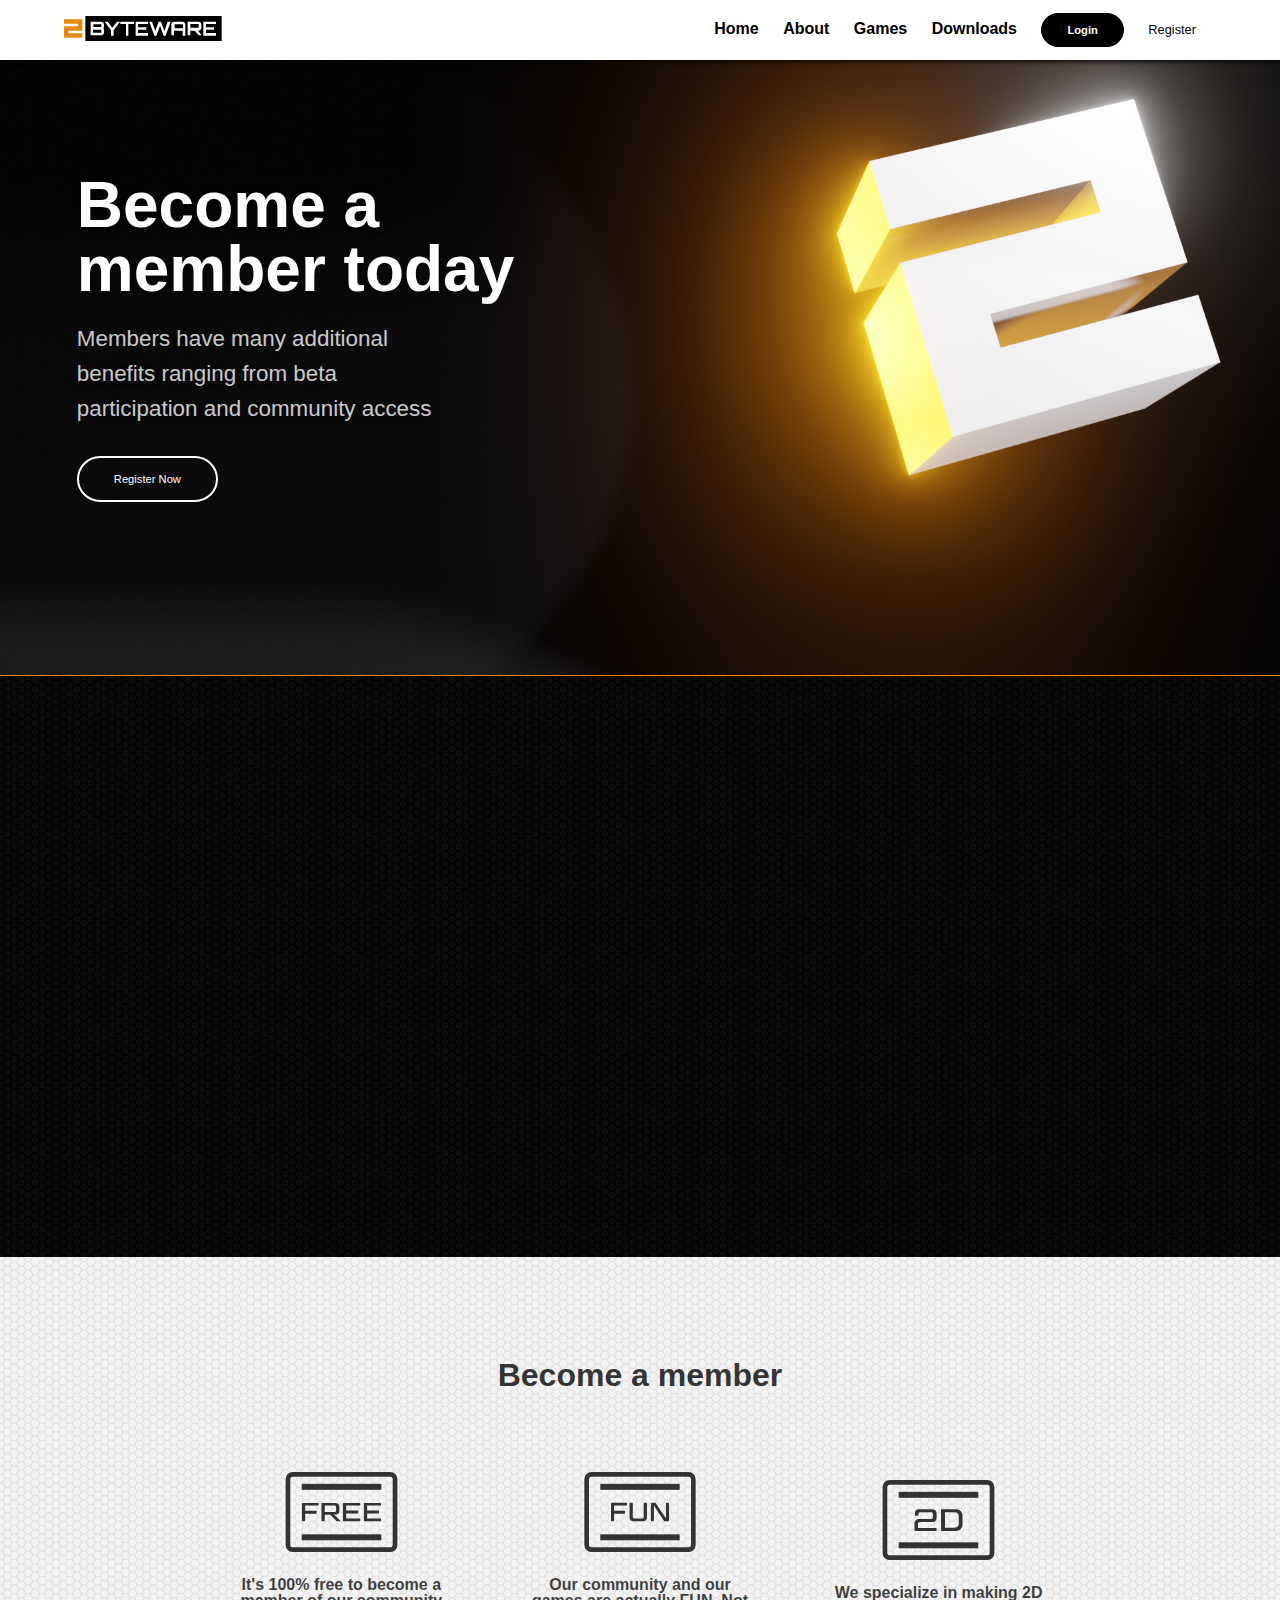
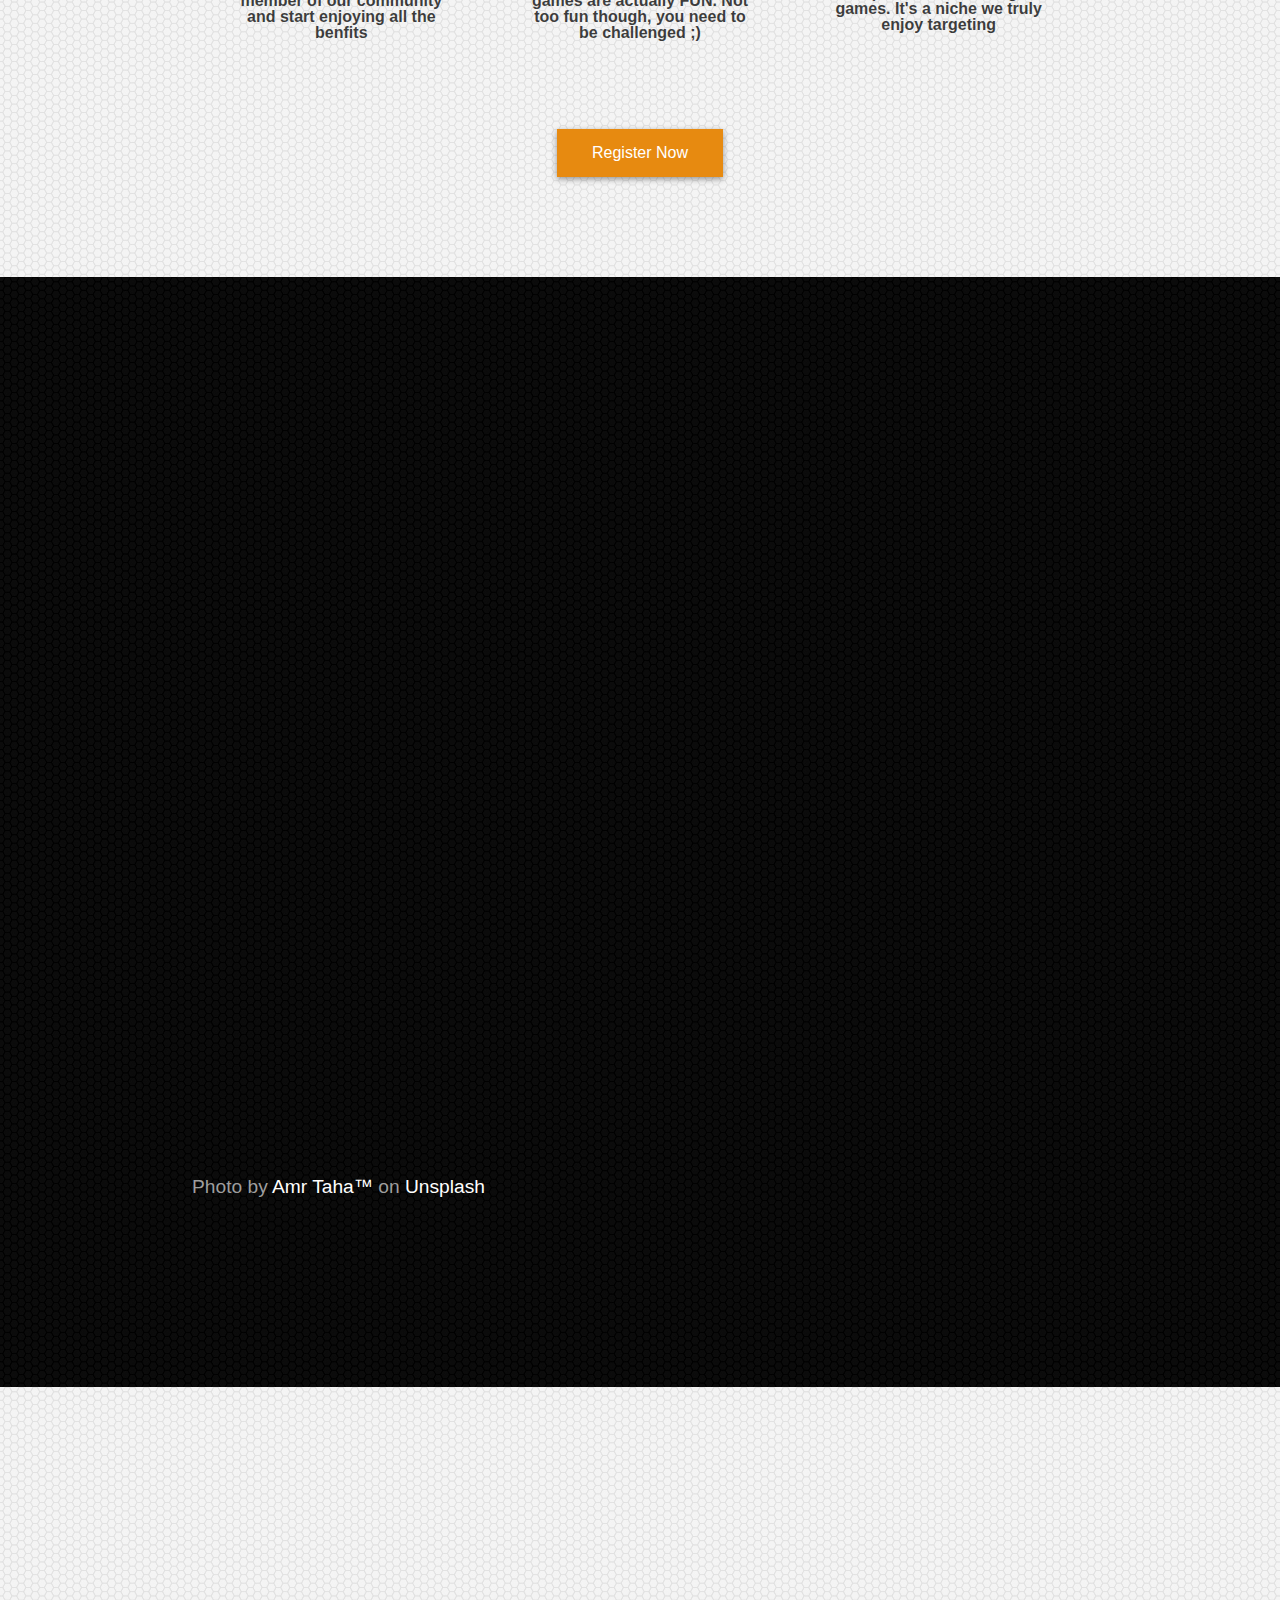
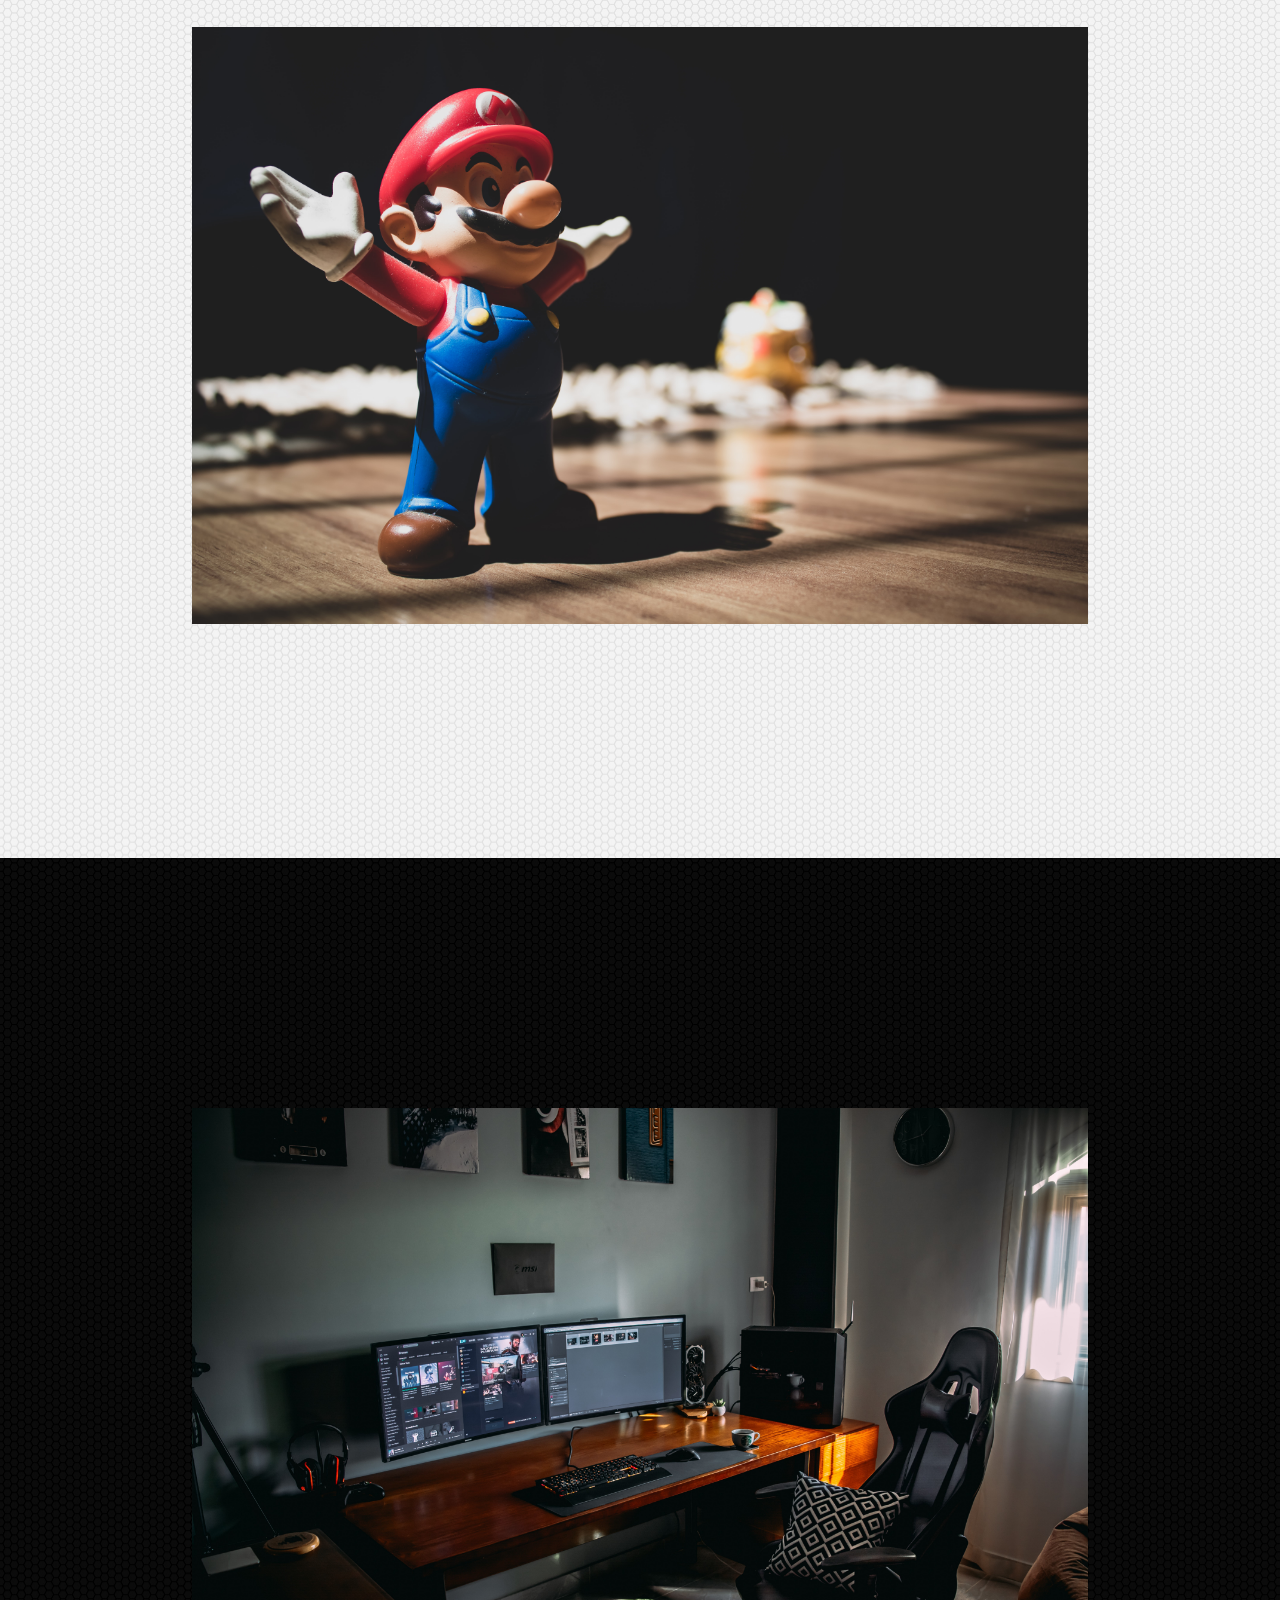
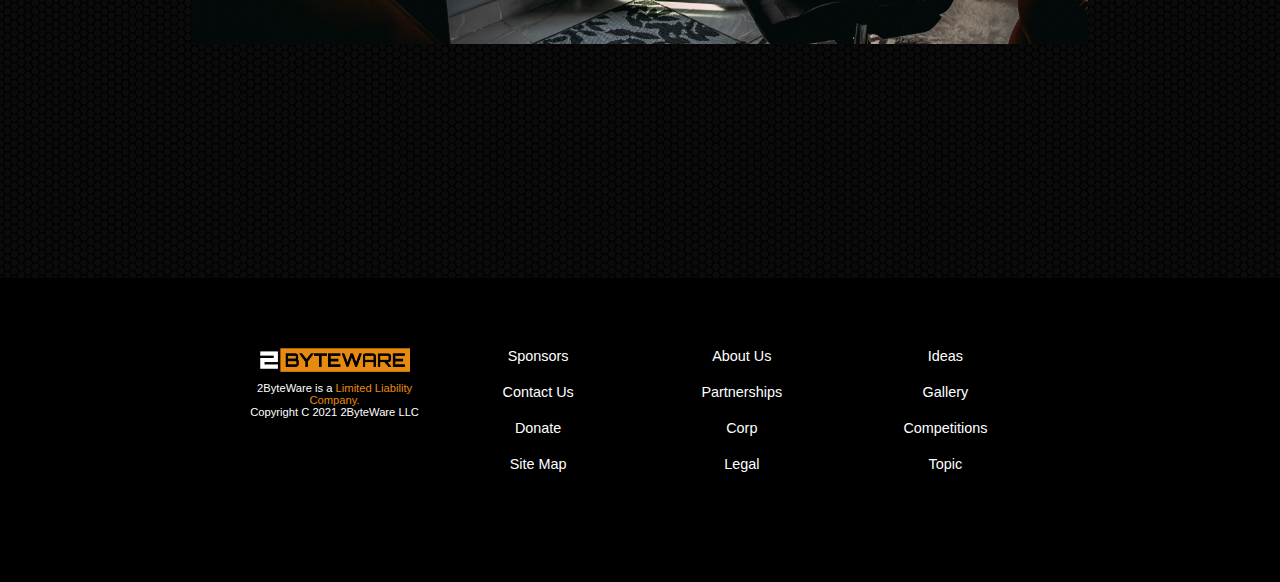
<file: views/index.html>
<!DOCTYPE html>
<html lang="en">

<head>
    <meta charset="UTF-8">
    <meta name="viewport" section="width=device-width, initial-scale=1.0">
    <link rel="stylesheet" type="text/css" href="../stylesheets/main.css">
    <!-- GOOGLE FONTS -->
    <link rel="preconnect" href="https://fonts.gstatic.com">
    <link href="https://fonts.googleapis.com/css2?family=Roboto:ital,wght@0,100;0,300;0,400;0,500;0,700;0,900;1,100;1,300;1,400;1,500;1,700;1,900&display=swap" rel="preload">

    <!-- <link rel="stylesheet" href="https://cdnjs.cloudflare.com/ajax/libs/animate.css/4.1.1/animate.min.css" /> -->
    <link rel="preload" href="../images/mobile/slide1.jpg" as="image">
    <meta name="viewport" content="width=device-width, initial-scale=1.0">

    <title>2ByteWare</title>
</head>

<body>
    <main>
        <nav>
            <div class="mobile-menu animate__animated animate__slideInDown" id="mobile-menu">
                <ul>
                    <li>
                        <a href="javascript:void(0)" id="mobile-home">Home</a>
                        <a href="javascript:void(0)" id="mobile-about">About</a>
                        <a href="javascript:void(0)" id="mobile-games">Games</a>
                        <a href="javascript:void(0)" id="mobile-downloads">Downloads</a>
                        <a href="javascript:void(0)" id="mobile-git">GitHub</a>
                    </li>
                </ul>
            </div>
            <div class="mobile-nav">
                <div>
                    <a href="javascript:void(0)" id="mobile-logo-link"><span id="two-byte-logo-mobile-nav"></span></a>
                </div>
                <div>
                    <a href="javascript:void(0)" id="mobile-menu-link"><span id="hamburger-menu-icon"></span></a>
                </div>

            </div>
            <div class="desktop-nav">
                <div>
                    <a href="javascript:void(0)" id="two-byte-logo-nav"><span id="two-byte-logo-mobile-nav"></span></a>
                </div>
                <div>
                    <ul>
                        <li><a href="javascript:void(0)" id="desktop-home">Home</a></li>
                        <li><a href="javascript:void(0)" id="desktop-about">About</a></li>
                        <li><a href="javascript:void(0)" id="desktop-games">Games</a></li>
                        <li><a href="javascript:void(0)" id="desktop-downloads">Downloads</a></li>
                        <li><a href="javascript:void(0)" id="desktop-login" class="login-btn">Login</a></li>
                        <li><a href="javascript:void(0)" id="desktop-register" class="register-link">Register</a></li>
                    </ul>
                </div>
            </div>
        </nav>
        <header>
            <div id="slide-1" class="headerSlides">
            </div>
            <div id="slide-2" class="headerSlides">
            </div>
            <div id="slide-3" class="headerSlides">
            </div>
        </header>
        <!-- CALL TO ACTION SECTION !!INFORMATIVE!! -->
        <section>
            <div class="fadeIn call-to-action">
                <h1 class="fadeIn">Leading producer of <span class="white">quality </span> multi-platform games</h1>
                <p class="fadeIn">In todays world, there's no reason we all can't share the same experiences across all paltforms. 2Byte aims to bridge the gap.There are no limitations for what the future can hold and we want to be the first. We will deliver finished,
                    quality products in a timeley manner.</p>
                <a href="javascript:void(0)" class="btn-style-two fadeIn">Learn More</a>
            </div>
        </section>
        <!-- 3 COLUMN  CARDS -->
        <section>
            <div class="cards">
                <h1 class="smaller">Become a member</h1>
                <div class="info-cards">
                    <div>
                        <img src="../images/Asset 9.svg" alt="asset1" class="info-icon">
                        <p>
                            It's 100% free to become a member of our community and start enjoying all the benfits
                        </p>
                    </div>
                    <div><img src="../images/Asset 10.svg" alt="asset1" class="info-icon">
                        <p>
                            Our community and our games are actually FUN. Not too fun though, you need to be challenged ;)
                        </p>
                    </div>
                    <div><img src="../images/Asset 11.svg" alt="asset1" class="info-icon">
                        <p>
                            We specialize in making 2D games. It's a niche we truly enjoy targeting
                        </p>

                    </div>
                </div>
                <a href="javascript:void(0)" class="btn-style-three">Register Now</a>
            </div>
        </section>
        <!-- THUMB SLIDER -->
        <section>
            <div class="content-wrapper">
                <h1 class="fadeIn">Something for Everyone</h1>
                <div class="image-slider">
                    <div class="image-w-text-overlay fadeIn" id="thumb-slide-1">
                    </div>
                    <div class="image-w-text-overlay fadeIn" id="thumb-slide-2">
                    </div>
                    <div class="image-w-text-overlay fadeIn" id="thumb-slide-3">
                    </div>
                </div>
                <p>
                    Photo by <a href="https://unsplash.com/@amr_taha?utm_source=unsplash&utm_medium=referral&utm_content=creditCopyText">Amr Taha™</a> on <a href="https://unsplash.com/s/photos/pc-gaming?utm_source=unsplash&utm_medium=referral&utm_content=creditCopyText">Unsplash</a>
                </p>
                <p class="fadeIn">Lorem ipsum dolor sit amet consectetur adipisicing elit. A quod obcaecati fugit ipsa, delectus repellat sapiente voluptatem voluptatibus. Quidem, suscipit?</p>
            </div>
        </section>
        <section>
            <div class="content-wrapper">
                <h1 class="fadeIn">Latest Projects</h1>
                <h2 class="fadeIn">Impulse Studios</h2>
                <img src="../images/mobile/latestProject.jpg" alt="deleteMe">
                <p class="fadeIn">Lorem ipsum dolor sit amet consectetur adipisicing elit. Temporibus porro nesciunt nihil sed laborum laboriosam omnis numquam voluptas exercitationem itaque error, atque, qui aperiam culpa esse officiis dolorum!</p>
            </div>
        </section>
        <section>
            <div class="content-wrapper">
                <h1 class="fadeIn">Setup Competition</h1>
                <h2 class="fadeIn">Impulse Studios</h2>
                <img src="../images/mobile/setup.jpg" alt="deleteMe">
                <p class="fadeIn">Lorem ipsum dolor sit amet consectetur adipisicing elit. Temporibus porro nesciunt nihil sed laborum laboriosam omnis numquam voluptas exercitationem itaque error, atque, qui aperiam culpa esse officiis dolorum!</p>
            </div>
        </section>

        <footer>
            <div class="three-columns-footer">
                <div>
                    <img src="../images/mobile/2byte_1.png" alt="2bytefooter" class="footer-logo">
                    <p class="note">2ByteWare is a <a href="javascript:void(0)">Limited Liability Company.</a><br /> Copyright C 2021 2ByteWare LLC </p>
                </div>
                <div>
                    <ul>
                        <li><a href="javscript:void(0)">Sponsors</a></li>
                        <li><a href="javscript:void(0)">Contact Us</a></li>
                        <li><a href="javscript:void(0)">Donate</a></li>
                        <li><a href="javscript:void(0)">Site Map</a></li>
                    </ul>
                </div>
                <div>
                    <ul>
                        <li><a href="javscript:void(0)">About Us</a></li>
                        <li><a href="javscript:void(0)">Partnerships</a></li>
                        <li><a href="javscript:void(0)">Corp</a></li>
                        <li><a href="javscript:void(0)">Legal</a></li>
                    </ul>
                </div>
                <div>
                    <ul>
                        <li><a href="javscript:void(0)">Ideas</a></li>
                        <li><a href="javscript:void(0)">Gallery</a></li>
                        <li><a href="javscript:void(0)">Competitions</a></li>
                        <li><a href="javscript:void(0)">Topic</a></li>
                    </ul>
                </div>
            </div>
            <!-- <note>Some of the images used in this demonstration are from <a href="https://unsplash.com/s/photos/pc-gaming">unsplsh.com</a> Here is their links:</note> -->
            <!-- <h1>Shoutouts!</h1>
            <p>
                Photo by <a href="https://unsplash.com/@ingvar_erik?utm_source=unsplash&utm_medium=referral&utm_content=creditCopyText">Igor Karimov</a> on <a href="https://unsplash.com/s/photos/gaming?utm_source=unsplash&utm_medium=referral&utm_content=creditCopyText">Unsplash</a>

            </p>
            <p>
                Photo by <a href="https://unsplash.com/@blurrystock?utm_source=unsplash&utm_medium=referral&utm_content=creditCopyText">blurrystock</a> on <a href="https://unsplash.com/s/photos/gaming?utm_source=unsplash&utm_medium=referral&utm_content=creditCopyText">Unsplash</a>
            </p>
            <p>
                Photo by <a href="https://unsplash.com/@matt_wojtas?utm_source=unsplash&utm_medium=referral&utm_content=creditCopyText">Matt Wojtaś</a> on <a href="https://unsplash.com/s/photos/pc-gaming?utm_source=unsplash&utm_medium=referral&utm_content=creditCopyText">Unsplash</a>
            </p>
            <p>
                Photo by <a href="https://unsplash.com/@bemajid9596?utm_source=unsplash&utm_medium=referral&utm_content=creditCopyText">Badar ul islam Majid</a> on <a href="https://unsplash.com/s/photos/pc-gaming?utm_source=unsplash&utm_medium=referral&utm_content=creditCopyText">Unsplash</a>
            </p>
            <p>
                Photo by <a href="https://unsplash.com/@amr_taha?utm_source=unsplash&utm_medium=referral&utm_content=creditCopyText">Amr Taha™</a> on <a href="https://unsplash.com/s/photos/gaming-pc?utm_source=unsplash&utm_medium=referral&utm_content=creditCopyText">Unsplash</a>
            </p>
            <p>
                Photo by <a href="https://unsplash.com/@claudiolcastro?utm_source=unsplash&utm_medium=referral&utm_content=creditCopyText">Cláudio Luiz Castro</a> on <a href="https://unsplash.com/s/photos/mario?utm_source=unsplash&utm_medium=referral&utm_content=creditCopyText">Unsplash</a>
            </p>
            <p>
                Photo by <a href="https://unsplash.com/@andredantan19?utm_source=unsplash&utm_medium=referral&utm_content=creditCopyText">Andre Tan</a> on <a href="https://unsplash.com/s/photos/gaming-setup?utm_source=unsplash&utm_medium=referral&utm_content=creditCopyText">Unsplash</a>

            </p>
            <p>
                Photo by <a href="https://unsplash.com/@freakingdash?utm_source=unsplash&utm_medium=referral&utm_content=creditCopyText">Shrimay Dash</a> on <a href="https://unsplash.com/s/photos/gaming-setup?utm_source=unsplash&utm_medium=referral&utm_content=creditCopyText">Unsplash</a>
            </p>
            <p>
                Photo by <a href="https://unsplash.com/@robynnexy?utm_source=unsplash&utm_medium=referral&utm_content=creditCopyText">Robynne Hu</a> on <a href="https://unsplash.com/s/photos/future?utm_source=unsplash&utm_medium=referral&utm_content=creditCopyText">Unsplash</a>

            </p>
            <p>
                Photo by <a href="https://unsplash.com/@jaredrossarango?utm_source=unsplash&utm_medium=referral&utm_content=creditCopyText">Jared Arango</a> on <a href="https://unsplash.com/s/photos/future?utm_source=unsplash&utm_medium=referral&utm_content=creditCopyText">Unsplash</a>
            </p> -->
            <span id="homePage"></span>
            <span id="downloadsPage"></span>
            <span id="aboutPage"></span>
            <span id="gamesPage"></span>
        </footer>
    </main>
    <script src="https://cdnjs.cloudflare.com/ajax/libs/jquery/3.6.0/jquery.min.js" integrity="sha512-894YE6QWD5I59HgZOGReFYm4dnWc1Qt5NtvYSaNcOP+u1T9qYdvdihz0PPSiiqn/+/3e7Jo4EaG7TubfWGUrMQ==" crossorigin="anonymous"></script>
    <script type="module" src="../scripts/index.js"></script>
</body>

</html>
</file>
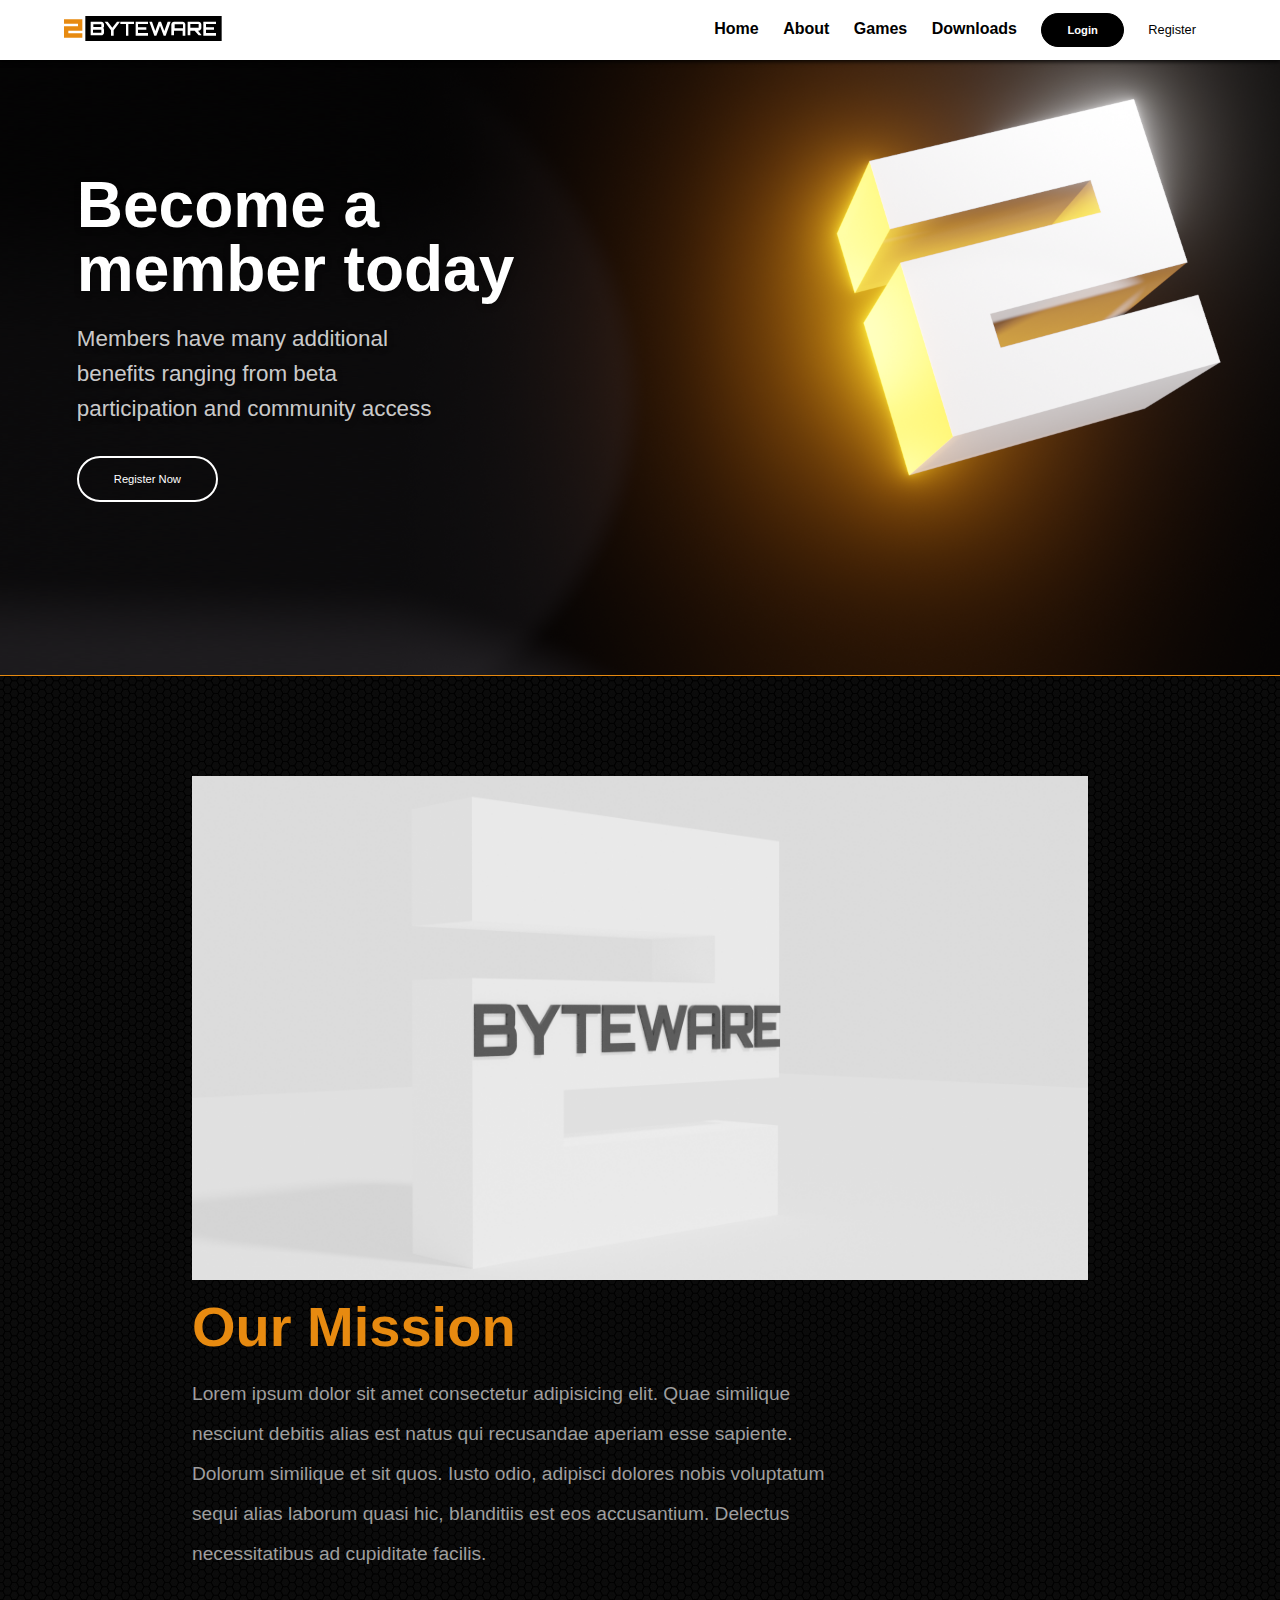
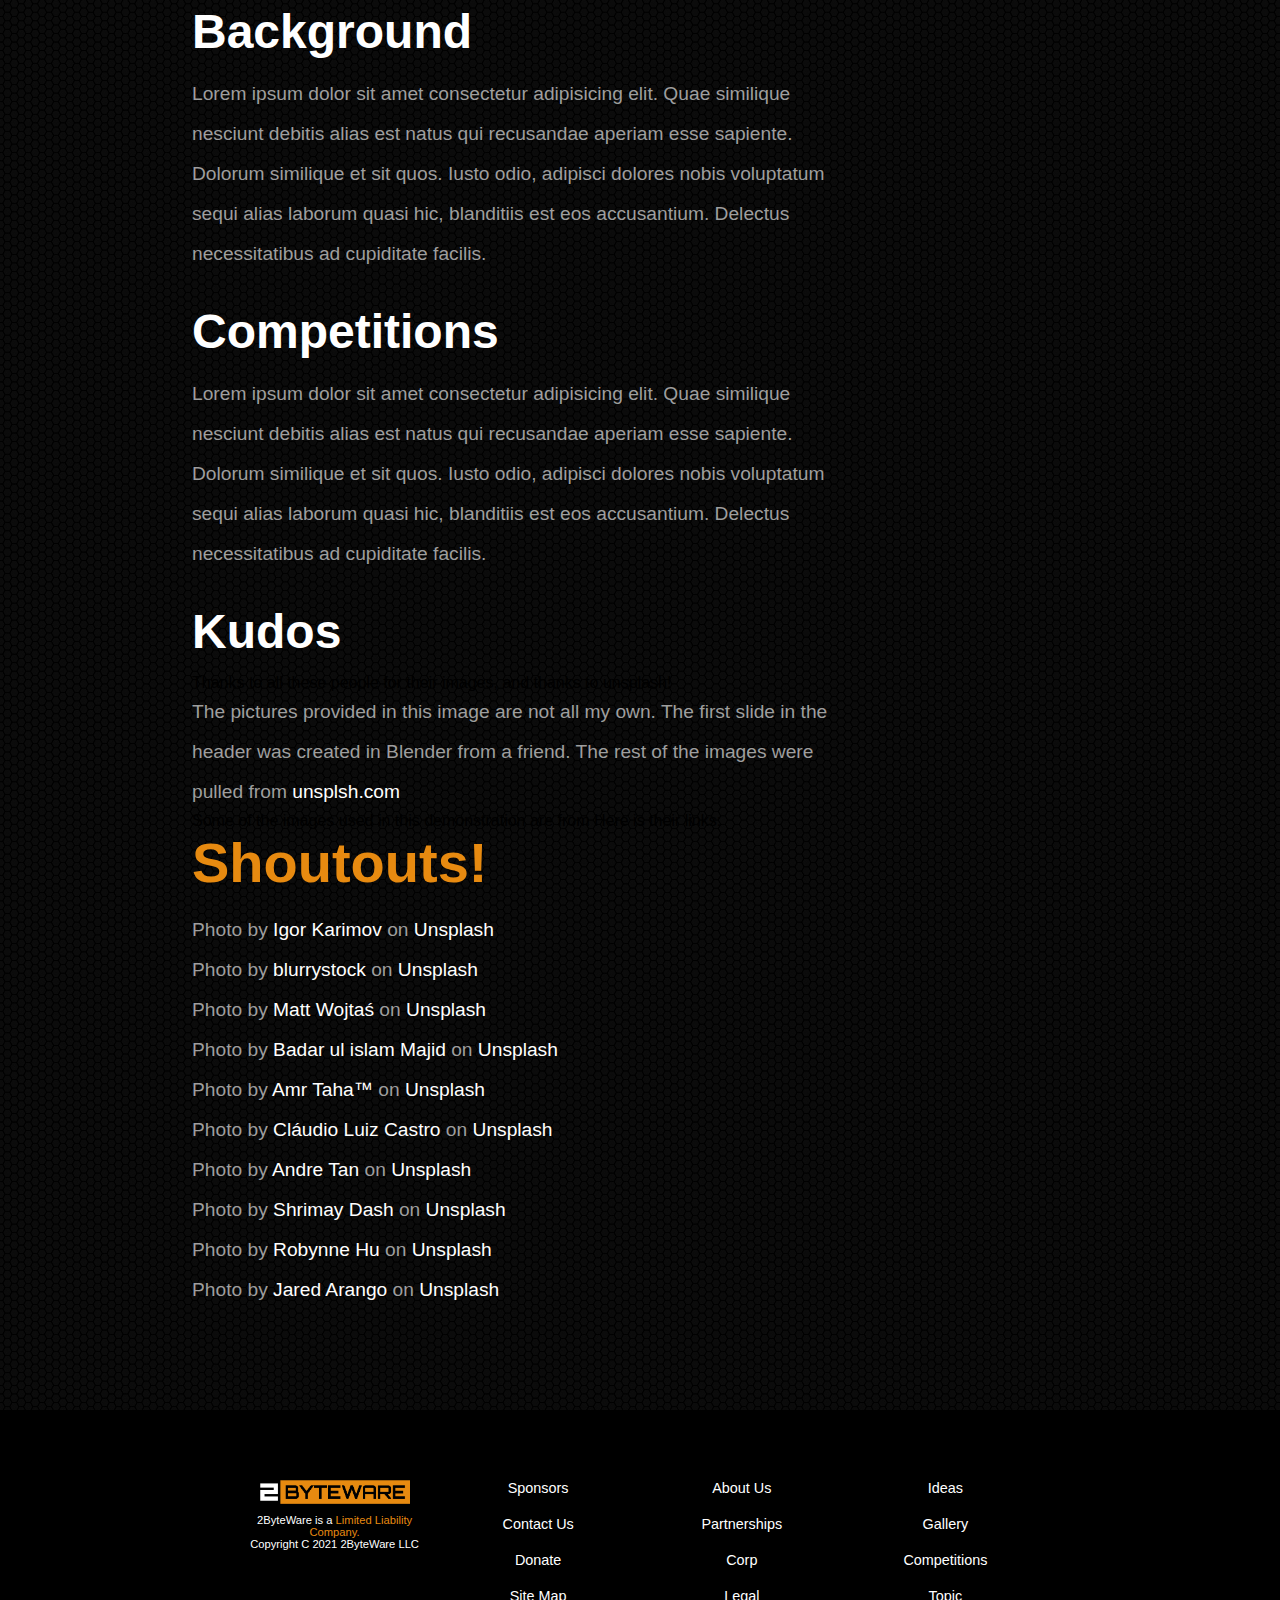
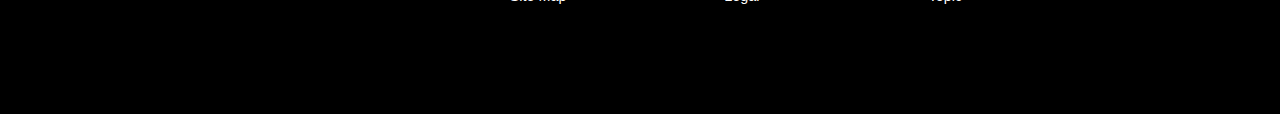
<file: views/about.html>
<!DOCTYPE html>
<html lang="en">

<head>
    <meta charset="UTF-8">
    <meta name="viewport" section="width=device-width, initial-scale=1.0">
    <link rel="stylesheet" type="text/css" href="../stylesheets/main.css">
    <!-- GOOGLE FONTS -->
    <link rel="preconnect" href="https://fonts.gstatic.com">
    <link href="https://fonts.googleapis.com/css2?family=Roboto:ital,wght@0,100;0,300;0,400;0,500;0,700;0,900;1,100;1,300;1,400;1,500;1,700;1,900&display=swap" rel="preload">

    <!-- <link rel="stylesheet" href="https://cdnjs.cloudflare.com/ajax/libs/animate.css/4.1.1/animate.min.css" /> -->
    <link rel="preload" href="../images/mobile/slide1.jpg" as="image">
    <meta name="viewport" content="width=device-width, initial-scale=1.0">

    <title>2ByteWare</title>
</head>

<body>
    <main>
        <nav>
            <div class="mobile-menu animate__animated animate__slideInDown" id="mobile-menu">
                <ul>
                    <li>
                        <a href="javascript:void(0)" id="mobile-home">Home</a>
                        <a href="javascript:void(0)" id="mobile-about">About</a>
                        <a href="javascript:void(0)" id="mobile-games">Games</a>
                        <a href="javascript:void(0)" id="mobile-downloads">Downloads</a>
                        <a href="javascript:void(0)" id="mobile-git">GitHub</a>
                    </li>
                </ul>
            </div>
            <div class="mobile-nav">
                <div>
                    <a href="javascript:void(0)" id="mobile-logo-link"><span id="two-byte-logo-mobile-nav"></span></a>
                </div>
                <div>
                    <a href="javascript:void(0)" id="mobile-menu-link"><span id="hamburger-menu-icon"></span></a>
                </div>

            </div>
            <div class="desktop-nav">
                <div>
                    <a href="javascript:void(0)" id="two-byte-logo-nav"><span id="two-byte-logo-mobile-nav"></span></a>
                </div>
                <div>
                    <ul>
                        <li><a href="javascript:void(0)" id="desktop-home">Home</a></li>
                        <li><a href="javascript:void(0)" id="desktop-about">About</a></li>
                        <li><a href="javascript:void(0)" id="desktop-games">Games</a></li>
                        <li><a href="javascript:void(0)" id="desktop-downloads">Downloads</a></li>
                        <li><a href="javascript:void(0)" id="desktop-login" class="login-btn">Login</a></li>
                        <li><a href="javascript:void(0)" id="desktop-register" class="register-link">Register</a></li>
                    </ul>
                </div>
            </div>
        </nav>
        <header>
            <div id="slide-1" class="headerSlides">
            </div>
            <div id="slide-2" class="headerSlides">
            </div>
            <div id="slide-3" class="headerSlides">
            </div>
        </header>
        <section>
            <div class="about-page-about">
                <div>
                    <img src="../images/mobile/2byteshow.jpg" alt="2byteshow">
                </div>
                <div>
                    <h1>Our Mission</h1>
                    <p>Lorem ipsum dolor sit amet consectetur adipisicing elit. Quae similique nesciunt debitis alias est natus qui recusandae aperiam esse sapiente. Dolorum similique et sit quos. Iusto odio, adipisci dolores nobis voluptatum sequi alias
                        laborum quasi hic, blanditiis est eos accusantium. Delectus necessitatibus ad cupiditate facilis.</p>
                </div>
            </div>
            <div>
                <h2 class="newHeading">Background</h2>
                <p>Lorem ipsum dolor sit amet consectetur adipisicing elit. Quae similique nesciunt debitis alias est natus qui recusandae aperiam esse sapiente. Dolorum similique et sit quos. Iusto odio, adipisci dolores nobis voluptatum sequi alias laborum
                    quasi hic, blanditiis est eos accusantium. Delectus necessitatibus ad cupiditate facilis.</p>
            </div>
            <div>
                <h2 class="newHeading">Competitions</h2>
                <p>Lorem ipsum dolor sit amet consectetur adipisicing elit. Quae similique nesciunt debitis alias est natus qui recusandae aperiam esse sapiente. Dolorum similique et sit quos. Iusto odio, adipisci dolores nobis voluptatum sequi alias laborum
                    quasi hic, blanditiis est eos accusantium. Delectus necessitatibus ad cupiditate facilis.</p>
            </div>
            <div>
                <h2 class="newHeading">Kudos</h2>Thanks to all these people for their images, and thanks to unsplash!</h2>
                <p>The pictures provided in this image are not all my own. The first slide in the header was created in Blender from a friend. The rest of the images were pulled from <a href="https://unsplash.com/s/photos/pc-gaming">unsplsh.com</a> </p>
                <note>Some of the images used in this demonstration are from Here is their links:</note>
                <h1>Shoutouts!</h1>
                <p>
                    Photo by <a href="https://unsplash.com/@ingvar_erik?utm_source=unsplash&utm_medium=referral&utm_content=creditCopyText">Igor Karimov</a> on <a href="https://unsplash.com/s/photos/gaming?utm_source=unsplash&utm_medium=referral&utm_content=creditCopyText">Unsplash</a>

                </p>
                <p>
                    Photo by <a href="https://unsplash.com/@blurrystock?utm_source=unsplash&utm_medium=referral&utm_content=creditCopyText">blurrystock</a> on <a href="https://unsplash.com/s/photos/gaming?utm_source=unsplash&utm_medium=referral&utm_content=creditCopyText">Unsplash</a>
                </p>
                <p>
                    Photo by <a href="https://unsplash.com/@matt_wojtas?utm_source=unsplash&utm_medium=referral&utm_content=creditCopyText">Matt Wojtaś</a> on <a href="https://unsplash.com/s/photos/pc-gaming?utm_source=unsplash&utm_medium=referral&utm_content=creditCopyText">Unsplash</a>
                </p>
                <p>
                    Photo by <a href="https://unsplash.com/@bemajid9596?utm_source=unsplash&utm_medium=referral&utm_content=creditCopyText">Badar ul islam Majid</a> on <a href="https://unsplash.com/s/photos/pc-gaming?utm_source=unsplash&utm_medium=referral&utm_content=creditCopyText">Unsplash</a>
                </p>
                <p>
                    Photo by <a href="https://unsplash.com/@amr_taha?utm_source=unsplash&utm_medium=referral&utm_content=creditCopyText">Amr Taha™</a> on <a href="https://unsplash.com/s/photos/gaming-pc?utm_source=unsplash&utm_medium=referral&utm_content=creditCopyText">Unsplash</a>
                </p>
                <p>
                    Photo by <a href="https://unsplash.com/@claudiolcastro?utm_source=unsplash&utm_medium=referral&utm_content=creditCopyText">Cláudio Luiz Castro</a> on <a href="https://unsplash.com/s/photos/mario?utm_source=unsplash&utm_medium=referral&utm_content=creditCopyText">Unsplash</a>
                </p>
                <p>
                    Photo by <a href="https://unsplash.com/@andredantan19?utm_source=unsplash&utm_medium=referral&utm_content=creditCopyText">Andre Tan</a> on <a href="https://unsplash.com/s/photos/gaming-setup?utm_source=unsplash&utm_medium=referral&utm_content=creditCopyText">Unsplash</a>

                </p>
                <p>
                    Photo by <a href="https://unsplash.com/@freakingdash?utm_source=unsplash&utm_medium=referral&utm_content=creditCopyText">Shrimay Dash</a> on <a href="https://unsplash.com/s/photos/gaming-setup?utm_source=unsplash&utm_medium=referral&utm_content=creditCopyText">Unsplash</a>
                </p>
                <p>
                    Photo by <a href="https://unsplash.com/@robynnexy?utm_source=unsplash&utm_medium=referral&utm_content=creditCopyText">Robynne Hu</a> on <a href="https://unsplash.com/s/photos/future?utm_source=unsplash&utm_medium=referral&utm_content=creditCopyText">Unsplash</a>

                </p>
                <p>
                    Photo by <a href="https://unsplash.com/@jaredrossarango?utm_source=unsplash&utm_medium=referral&utm_content=creditCopyText">Jared Arango</a> on <a href="https://unsplash.com/s/photos/future?utm_source=unsplash&utm_medium=referral&utm_content=creditCopyText">Unsplash</a>
                </p>
            </div>
        </section>

        <footer>
            <div class="three-columns-footer">
                <div>
                    <img src="../images/mobile/2byte_1.png" alt="2bytefooter" class="footer-logo">
                    <p class="note">2ByteWare is a <a href="javascript:void(0)">Limited Liability Company.</a><br /> Copyright C 2021 2ByteWare LLC </p>
                </div>
                <div>
                    <ul>
                        <li><a href="javscript:void(0)">Sponsors</a></li>
                        <li><a href="javscript:void(0)">Contact Us</a></li>
                        <li><a href="javscript:void(0)">Donate</a></li>
                        <li><a href="javscript:void(0)">Site Map</a></li>
                    </ul>
                </div>
                <div>
                    <ul>
                        <li><a href="javscript:void(0)">About Us</a></li>
                        <li><a href="javscript:void(0)">Partnerships</a></li>
                        <li><a href="javscript:void(0)">Corp</a></li>
                        <li><a href="javscript:void(0)">Legal</a></li>
                    </ul>
                </div>
                <div>
                    <ul>
                        <li><a href="javscript:void(0)">Ideas</a></li>
                        <li><a href="javscript:void(0)">Gallery</a></li>
                        <li><a href="javscript:void(0)">Competitions</a></li>
                        <li><a href="javscript:void(0)">Topic</a></li>
                    </ul>
                </div>
            </div>


        </footer>
    </main>
    <script src="https://cdnjs.cloudflare.com/ajax/libs/jquery/3.6.0/jquery.min.js" integrity="sha512-894YE6QWD5I59HgZOGReFYm4dnWc1Qt5NtvYSaNcOP+u1T9qYdvdihz0PPSiiqn/+/3e7Jo4EaG7TubfWGUrMQ==" crossorigin="anonymous"></script>
    <script type="module" src="../scripts/index.js"></script>
</body>

</html>
</file>
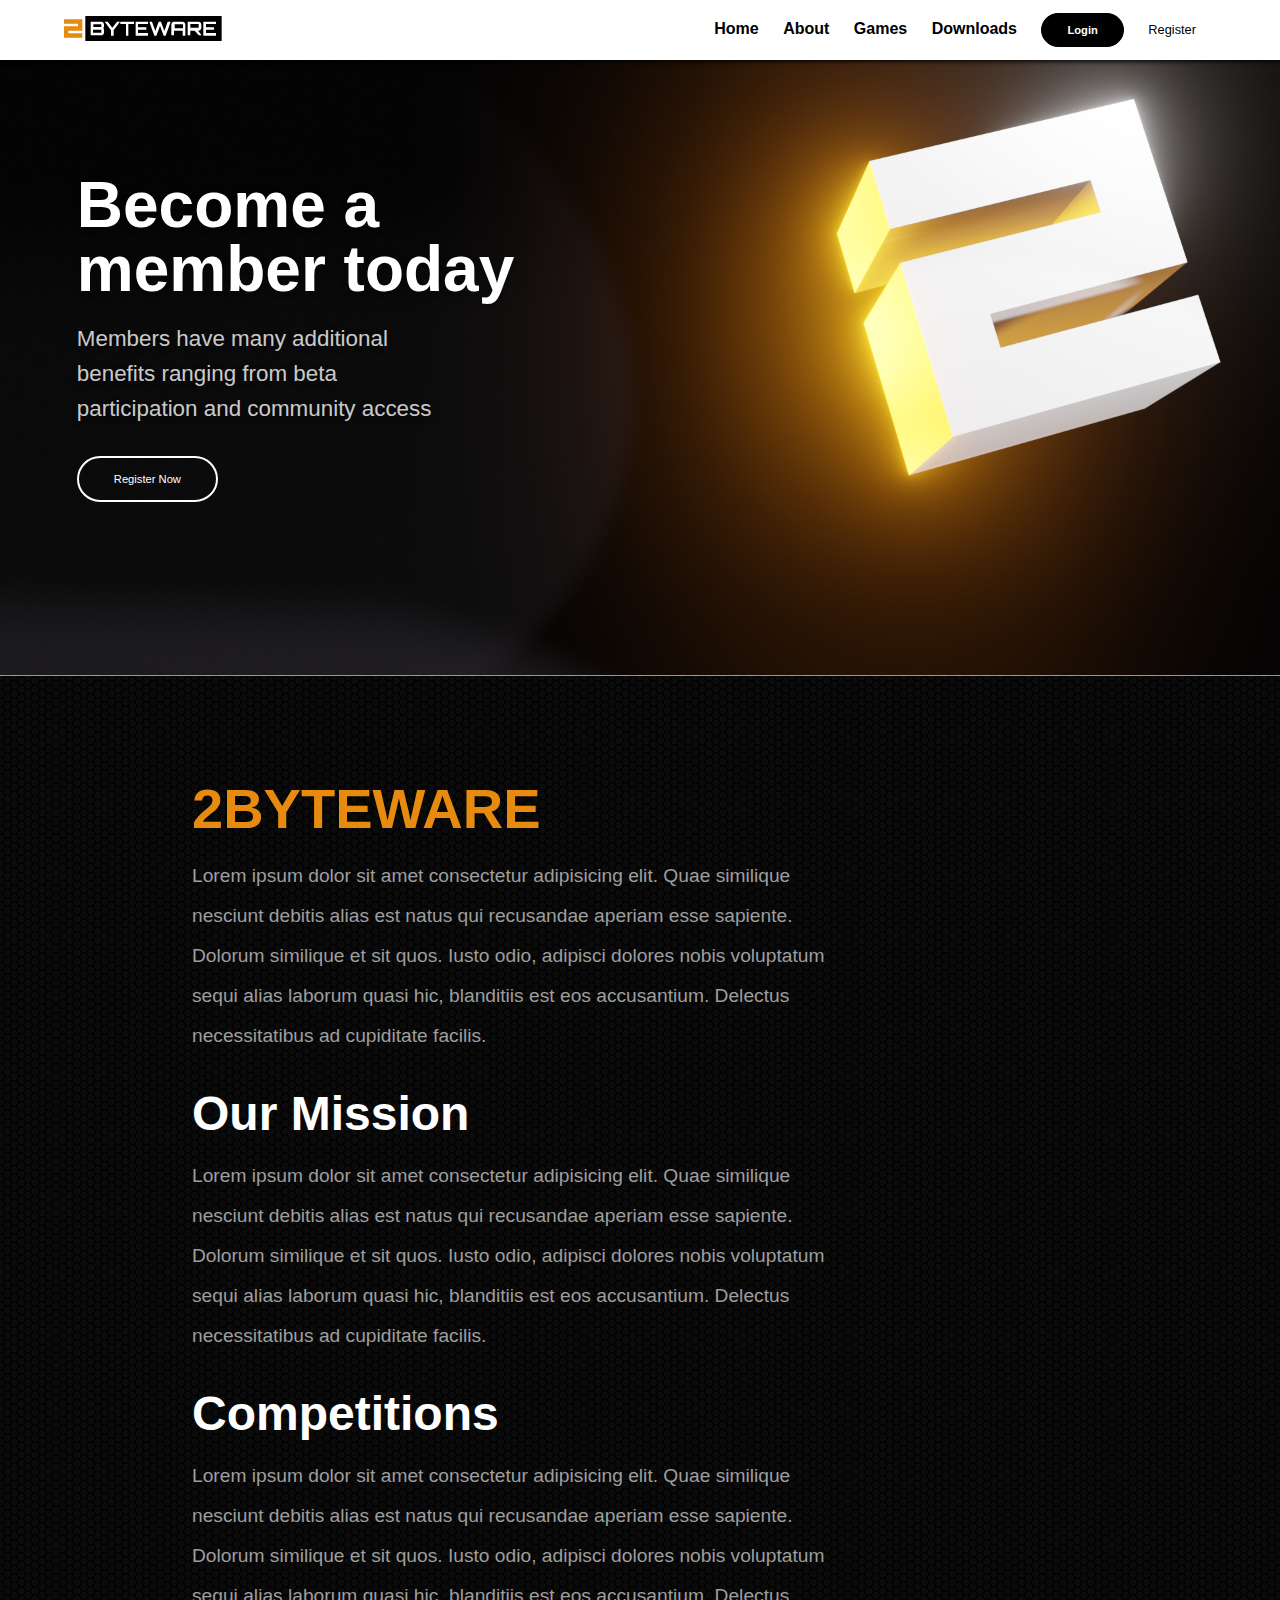
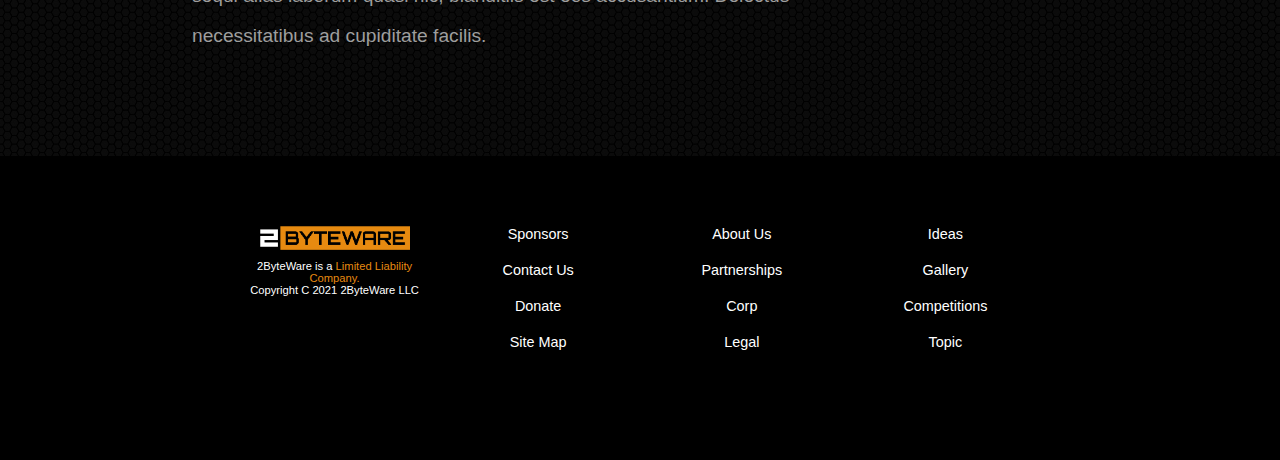
<file: views/downloads.html>
<!DOCTYPE html>
<html lang="en">

<head>
    <meta charset="UTF-8">
    <meta name="viewport" section="width=device-width, initial-scale=1.0">
    <link rel="stylesheet" type="text/css" href="../stylesheets/main.css">
    <!-- GOOGLE FONTS -->
    <link rel="preconnect" href="https://fonts.gstatic.com">
    <link href="https://fonts.googleapis.com/css2?family=Roboto:ital,wght@0,100;0,300;0,400;0,500;0,700;0,900;1,100;1,300;1,400;1,500;1,700;1,900&display=swap" rel="preload">

    <!-- <link rel="stylesheet" href="https://cdnjs.cloudflare.com/ajax/libs/animate.css/4.1.1/animate.min.css" /> -->
    <link rel="preload" href="../images/mobile/slide1.jpg" as="image">
    <meta name="viewport" content="width=device-width, initial-scale=1.0">

    <title>2ByteWare</title>
</head>

<body>
    <main>
        <nav>
            <div class="mobile-menu animate__animated animate__slideInDown" id="mobile-menu">
                <ul>
                    <li>
                        <a href="javascript:void(0)" id="mobile-home">Home</a>
                        <a href="javascript:void(0)" id="mobile-about">About</a>
                        <a href="javascript:void(0)" id="mobile-games">Games</a>
                        <a href="javascript:void(0)" id="mobile-downloads">Downloads</a>
                        <a href="javascript:void(0)" id="mobile-git">GitHub</a>
                    </li>
                </ul>
            </div>
            <div class="mobile-nav">
                <div>
                    <a href="javascript:void(0)" id="mobile-logo-link"><span id="two-byte-logo-mobile-nav"></span></a>
                </div>
                <div>
                    <a href="javascript:void(0)" id="mobile-menu-link"><span id="hamburger-menu-icon"></span></a>
                </div>

            </div>
            <div class="desktop-nav">
                <div>
                    <a href="javascript:void(0)" id="two-byte-logo-nav"><span id="two-byte-logo-mobile-nav"></span></a>
                </div>
                <div>
                    <ul>
                        <li><a href="javascript:void(0)" id="desktop-home">Home</a></li>
                        <li><a href="javascript:void(0)" id="desktop-about">About</a></li>
                        <li><a href="javascript:void(0)" id="desktop-games">Games</a></li>
                        <li><a href="javascript:void(0)" id="desktop-downloads">Downloads</a></li>
                        <li><a href="javascript:void(0)" id="desktop-login" class="login-btn">Login</a></li>
                        <li><a href="javascript:void(0)" id="desktop-register" class="register-link">Register</a></li>
                    </ul>
                </div>
            </div>
        </nav>
        <header>
            <div id="slide-1" class="headerSlides">
            </div>
            <div id="slide-2" class="headerSlides">
            </div>
            <div id="slide-3" class="headerSlides">
            </div>
        </header>
        <section>
            <div class="about-page-about">
                <div>
                    <h1>2BYTEWARE</h1>
                    <p>Lorem ipsum dolor sit amet consectetur adipisicing elit. Quae similique nesciunt debitis alias est natus qui recusandae aperiam esse sapiente. Dolorum similique et sit quos. Iusto odio, adipisci dolores nobis voluptatum sequi alias
                        laborum quasi hic, blanditiis est eos accusantium. Delectus necessitatibus ad cupiditate facilis.</p>
                </div>
            </div>
            <div>
                <h2 class="newHeading">Our Mission</h2>
                <p>Lorem ipsum dolor sit amet consectetur adipisicing elit. Quae similique nesciunt debitis alias est natus qui recusandae aperiam esse sapiente. Dolorum similique et sit quos. Iusto odio, adipisci dolores nobis voluptatum sequi alias laborum
                    quasi hic, blanditiis est eos accusantium. Delectus necessitatibus ad cupiditate facilis.</p>
            </div>
            <div>
                <h2 class="newHeading">Competitions</h2>
                <p>Lorem ipsum dolor sit amet consectetur adipisicing elit. Quae similique nesciunt debitis alias est natus qui recusandae aperiam esse sapiente. Dolorum similique et sit quos. Iusto odio, adipisci dolores nobis voluptatum sequi alias laborum
                    quasi hic, blanditiis est eos accusantium. Delectus necessitatibus ad cupiditate facilis.</p>
            </div>
        </section>

        <footer>
            <div class="three-columns-footer">
                <div>
                    <img src="../images/mobile/2byte_1.png" alt="2bytefooter" class="footer-logo">
                    <p class="note">2ByteWare is a <a href="javascript:void(0)">Limited Liability Company.</a><br /> Copyright C 2021 2ByteWare LLC </p>
                </div>
                <div>
                    <ul>
                        <li><a href="javscript:void(0)">Sponsors</a></li>
                        <li><a href="javscript:void(0)">Contact Us</a></li>
                        <li><a href="javscript:void(0)">Donate</a></li>
                        <li><a href="javscript:void(0)">Site Map</a></li>
                    </ul>
                </div>
                <div>
                    <ul>
                        <li><a href="javscript:void(0)">About Us</a></li>
                        <li><a href="javscript:void(0)">Partnerships</a></li>
                        <li><a href="javscript:void(0)">Corp</a></li>
                        <li><a href="javscript:void(0)">Legal</a></li>
                    </ul>
                </div>
                <div>
                    <ul>
                        <li><a href="javscript:void(0)">Ideas</a></li>
                        <li><a href="javscript:void(0)">Gallery</a></li>
                        <li><a href="javscript:void(0)">Competitions</a></li>
                        <li><a href="javscript:void(0)">Topic</a></li>
                    </ul>
                </div>
            </div>
            <!-- <note>Some of the images used in this demonstration are from <a href="https://unsplash.com/s/photos/pc-gaming">unsplsh.com</a> Here is their links:</note> -->
            <!-- <h1>Shoutouts!</h1>
            <p>
                Photo by <a href="https://unsplash.com/@ingvar_erik?utm_source=unsplash&utm_medium=referral&utm_content=creditCopyText">Igor Karimov</a> on <a href="https://unsplash.com/s/photos/gaming?utm_source=unsplash&utm_medium=referral&utm_content=creditCopyText">Unsplash</a>

            </p>
            <p>
                Photo by <a href="https://unsplash.com/@blurrystock?utm_source=unsplash&utm_medium=referral&utm_content=creditCopyText">blurrystock</a> on <a href="https://unsplash.com/s/photos/gaming?utm_source=unsplash&utm_medium=referral&utm_content=creditCopyText">Unsplash</a>
            </p>
            <p>
                Photo by <a href="https://unsplash.com/@matt_wojtas?utm_source=unsplash&utm_medium=referral&utm_content=creditCopyText">Matt Wojtaś</a> on <a href="https://unsplash.com/s/photos/pc-gaming?utm_source=unsplash&utm_medium=referral&utm_content=creditCopyText">Unsplash</a>
            </p>
            <p>
                Photo by <a href="https://unsplash.com/@bemajid9596?utm_source=unsplash&utm_medium=referral&utm_content=creditCopyText">Badar ul islam Majid</a> on <a href="https://unsplash.com/s/photos/pc-gaming?utm_source=unsplash&utm_medium=referral&utm_content=creditCopyText">Unsplash</a>
            </p>
            <p>
                Photo by <a href="https://unsplash.com/@amr_taha?utm_source=unsplash&utm_medium=referral&utm_content=creditCopyText">Amr Taha™</a> on <a href="https://unsplash.com/s/photos/gaming-pc?utm_source=unsplash&utm_medium=referral&utm_content=creditCopyText">Unsplash</a>
            </p>
            <p>
                Photo by <a href="https://unsplash.com/@claudiolcastro?utm_source=unsplash&utm_medium=referral&utm_content=creditCopyText">Cláudio Luiz Castro</a> on <a href="https://unsplash.com/s/photos/mario?utm_source=unsplash&utm_medium=referral&utm_content=creditCopyText">Unsplash</a>
            </p>
            <p>
                Photo by <a href="https://unsplash.com/@andredantan19?utm_source=unsplash&utm_medium=referral&utm_content=creditCopyText">Andre Tan</a> on <a href="https://unsplash.com/s/photos/gaming-setup?utm_source=unsplash&utm_medium=referral&utm_content=creditCopyText">Unsplash</a>

            </p>
            <p>
                Photo by <a href="https://unsplash.com/@freakingdash?utm_source=unsplash&utm_medium=referral&utm_content=creditCopyText">Shrimay Dash</a> on <a href="https://unsplash.com/s/photos/gaming-setup?utm_source=unsplash&utm_medium=referral&utm_content=creditCopyText">Unsplash</a>
            </p>
            <p>
                Photo by <a href="https://unsplash.com/@robynnexy?utm_source=unsplash&utm_medium=referral&utm_content=creditCopyText">Robynne Hu</a> on <a href="https://unsplash.com/s/photos/future?utm_source=unsplash&utm_medium=referral&utm_content=creditCopyText">Unsplash</a>

            </p>
            <p>
                Photo by <a href="https://unsplash.com/@jaredrossarango?utm_source=unsplash&utm_medium=referral&utm_content=creditCopyText">Jared Arango</a> on <a href="https://unsplash.com/s/photos/future?utm_source=unsplash&utm_medium=referral&utm_content=creditCopyText">Unsplash</a>
            </p> -->

        </footer>
    </main>
    <script src="https://cdnjs.cloudflare.com/ajax/libs/jquery/3.6.0/jquery.min.js" integrity="sha512-894YE6QWD5I59HgZOGReFYm4dnWc1Qt5NtvYSaNcOP+u1T9qYdvdihz0PPSiiqn/+/3e7Jo4EaG7TubfWGUrMQ==" crossorigin="anonymous"></script>
    <script type="module" src="../scripts/index.js"></script>
</body>

</html>
</file>
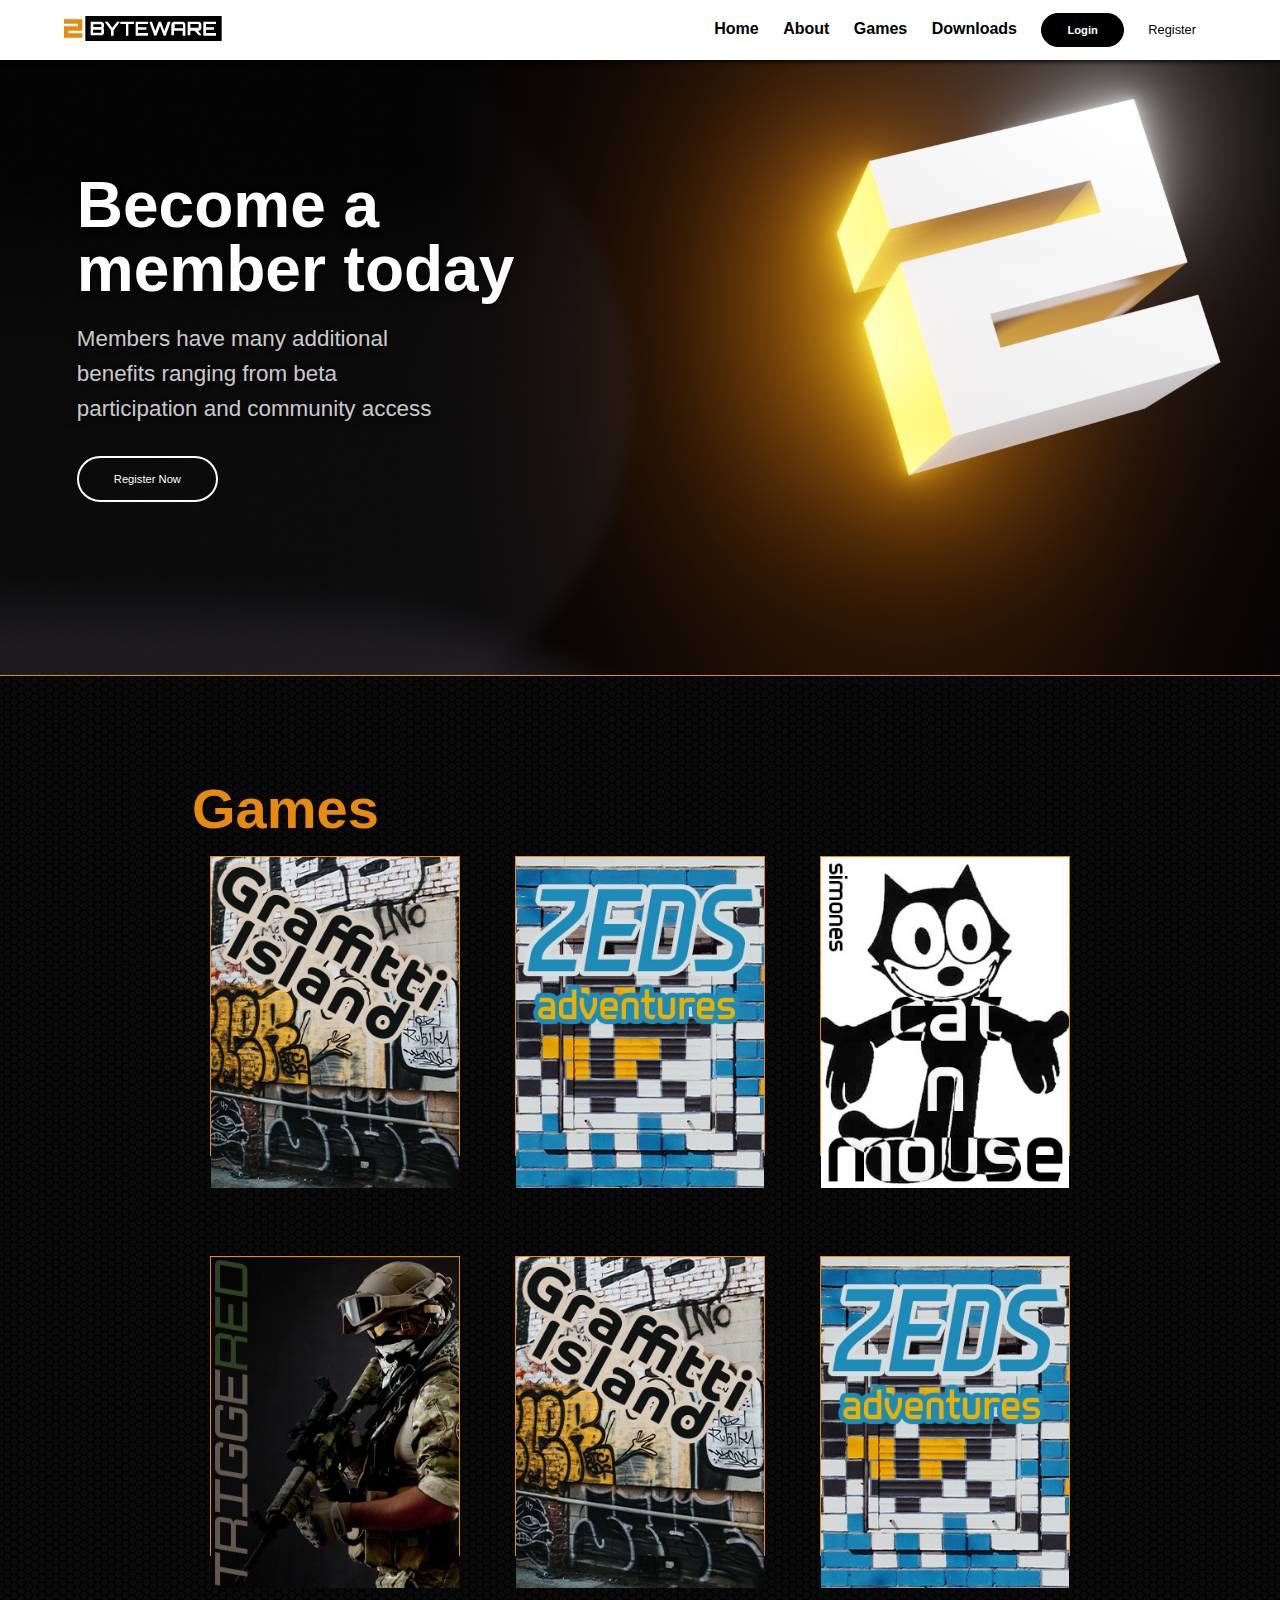
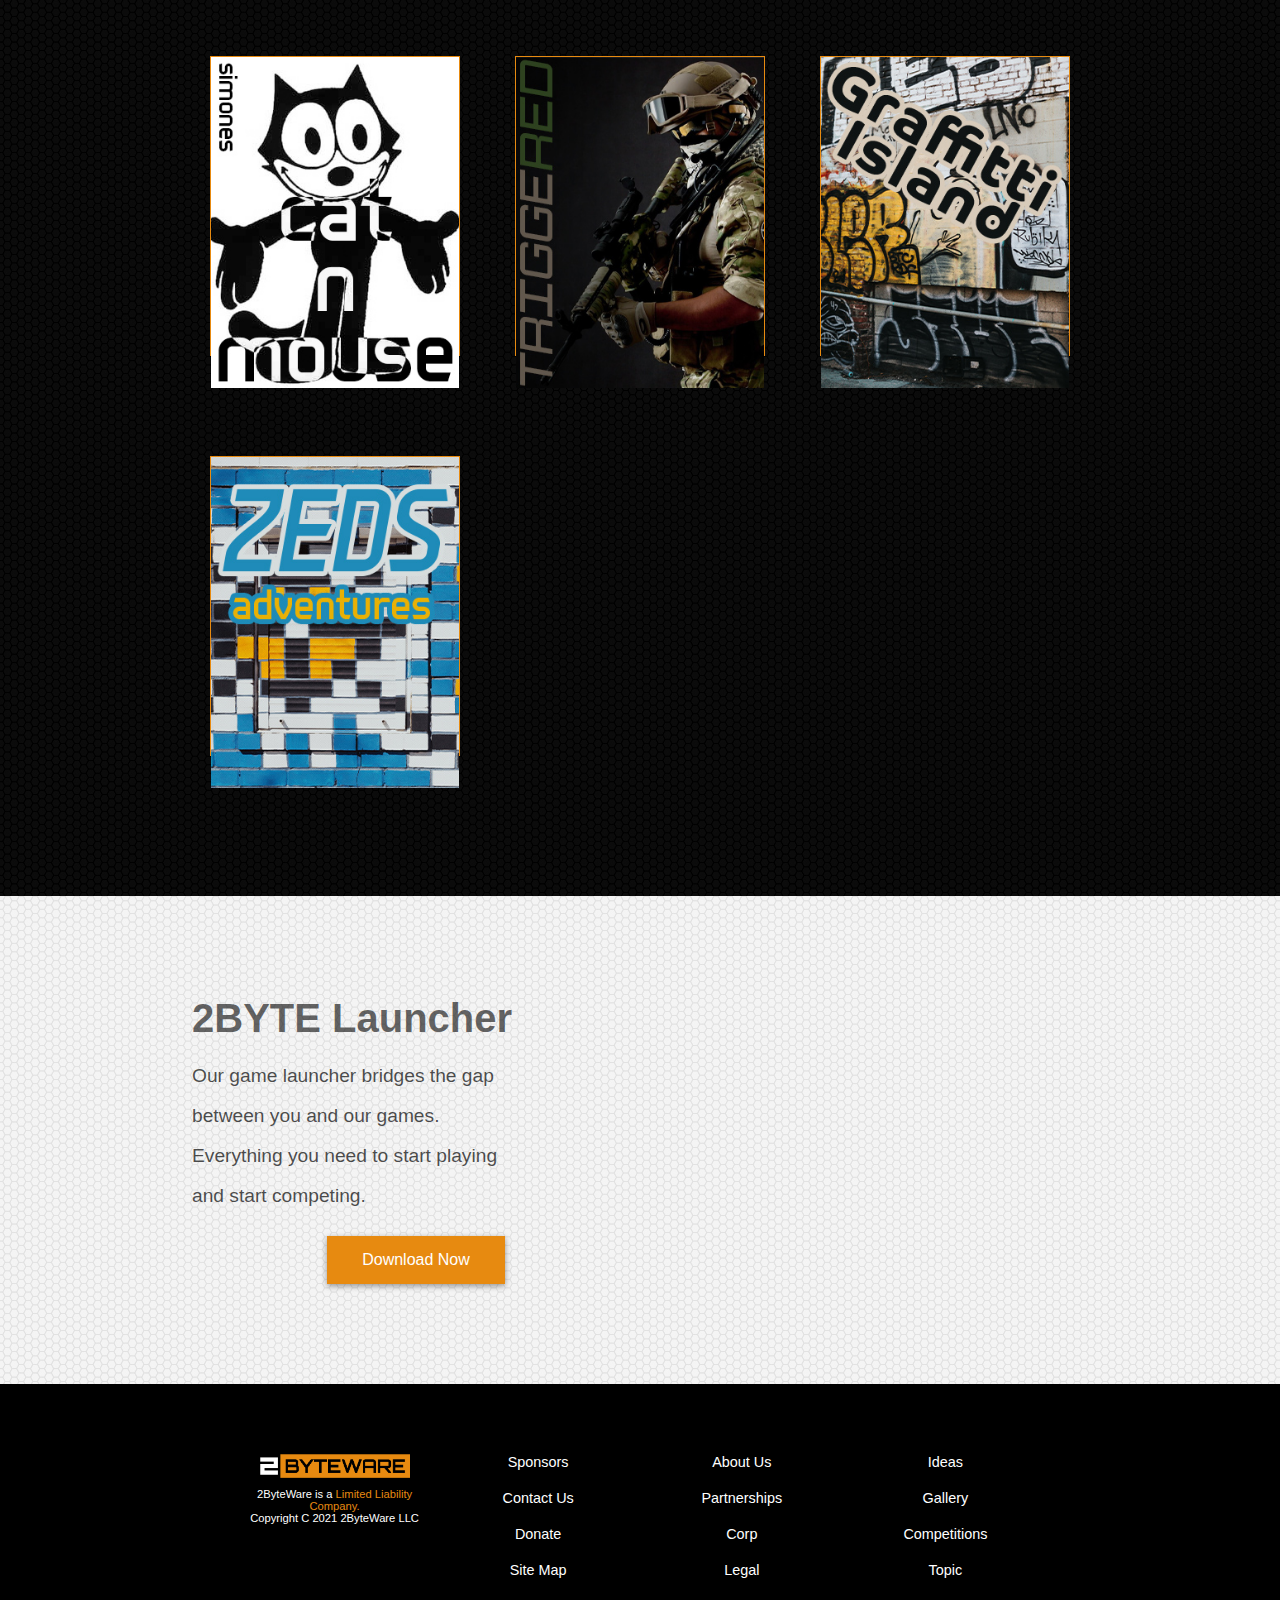
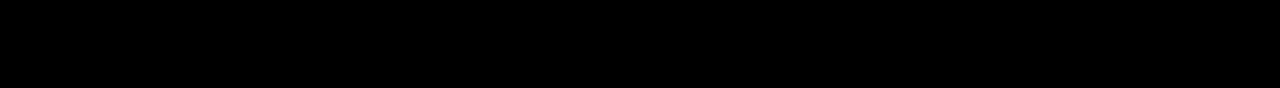
<file: views/games.html>
<!DOCTYPE html>
<html lang="en">

<head>
    <meta charset="UTF-8">
    <meta name="viewport" section="width=device-width, initial-scale=1.0">
    <link rel="stylesheet" type="text/css" href="../stylesheets/main.css">
    <!-- GOOGLE FONTS -->
    <link rel="preconnect" href="https://fonts.gstatic.com">
    <link href="https://fonts.googleapis.com/css2?family=Roboto:ital,wght@0,100;0,300;0,400;0,500;0,700;0,900;1,100;1,300;1,400;1,500;1,700;1,900&display=swap" rel="preload">

    <!-- <link rel="stylesheet" href="https://cdnjs.cloudflare.com/ajax/libs/animate.css/4.1.1/animate.min.css" /> -->
    <link rel="preload" href="../images/mobile/slide1.jpg" as="image">
    <meta name="viewport" content="width=device-width, initial-scale=1.0">

    <title>2ByteWare</title>
</head>

<body>
    <main>
        <nav>
            <div class="mobile-menu animate__animated animate__slideInDown" id="mobile-menu">
                <ul>
                    <li>
                        <a href="javascript:void(0)" id="mobile-home">Home</a>
                        <a href="javascript:void(0)" id="mobile-about">About</a>
                        <a href="javascript:void(0)" id="mobile-games">Games</a>
                        <a href="javascript:void(0)" id="mobile-downloads">Downloads</a>
                        <a href="javascript:void(0)" id="mobile-git">GitHub</a>
                    </li>
                </ul>
            </div>
            <div class="mobile-nav">
                <div>
                    <a href="javascript:void(0)" id="mobile-logo-link"><span id="two-byte-logo-mobile-nav"></span></a>
                </div>
                <div>
                    <a href="javascript:void(0)" id="mobile-menu-link"><span id="hamburger-menu-icon"></span></a>
                </div>

            </div>
            <div class="desktop-nav">
                <div>
                    <a href="javascript:void(0)" id="two-byte-logo-nav"><span id="two-byte-logo-mobile-nav"></span></a>
                </div>
                <div>
                    <ul>
                        <li><a href="javascript:void(0)" id="desktop-home">Home</a></li>
                        <li><a href="javascript:void(0)" id="desktop-about">About</a></li>
                        <li><a href="javascript:void(0)" id="desktop-games">Games</a></li>
                        <li><a href="javascript:void(0)" id="desktop-downloads">Downloads</a></li>
                        <li><a href="javascript:void(0)" id="desktop-login" class="login-btn">Login</a></li>
                        <li><a href="javascript:void(0)" id="desktop-register" class="register-link">Register</a></li>
                    </ul>
                </div>
            </div>
        </nav>
        <header>
            <div id="slide-1" class="headerSlides">
            </div>
            <div id="slide-2" class="headerSlides">
            </div>
            <div id="slide-3" class="headerSlides">
            </div>
        </header>
        <section>
            <h1>Games</h1>
            <div class="games-page-games">
                <div><img src="../images/mobile/games-assets/game1.jpg" alt="game1"></div>
                <div><img src="../images/mobile/games-assets/game2.jpg" alt="game1"></div>
                <div><img src="../images/mobile/games-assets/game3.jpg" alt="game1"></div>
                <div><img src="../images/mobile/games-assets/game4.jpg" alt="game1"></div>
                <div><img src="../images/mobile/games-assets/game1.jpg" alt="game1"></div>
                <div><img src="../images/mobile/games-assets/game2.jpg" alt="game1"></div>
                <div><img src="../images/mobile/games-assets/game3.jpg" alt="game1"></div>
                <div><img src="../images/mobile/games-assets/game4.jpg" alt="game1"></div>
                <div><img src="../images/mobile/games-assets/game1.jpg" alt="game1"></div>
                <div><img src="../images/mobile/games-assets/game2.jpg" alt="game1"></div>
            </div>
        </section>
        <section>
            <div class="games-page-launcher">
                <div>
                    <h2>2BYTE Launcher</h2>
                    <p>Our game launcher bridges the gap between you and our games. Everything you need to start playing and start competing.</p>
                    <a href="javascript:void(0)" class="btn-style-three">Download Now</a>
                </div>
                <div>
                    <img src="../images/mobile/2byteshow.jpg" alt="twobyteshow">
                </div>

            </div>
        </section>
        <footer>
            <div class="three-columns-footer">
                <div>
                    <img src="../images/mobile/2byte_1.png" alt="2bytefooter" class="footer-logo">
                    <p class="note">2ByteWare is a <a href="javascript:void(0)">Limited Liability Company.</a><br /> Copyright C 2021 2ByteWare LLC </p>
                </div>
                <div>
                    <ul>
                        <li><a href="javscript:void(0)">Sponsors</a></li>
                        <li><a href="javscript:void(0)">Contact Us</a></li>
                        <li><a href="javscript:void(0)">Donate</a></li>
                        <li><a href="javscript:void(0)">Site Map</a></li>
                    </ul>
                </div>
                <div>
                    <ul>
                        <li><a href="javscript:void(0)">About Us</a></li>
                        <li><a href="javscript:void(0)">Partnerships</a></li>
                        <li><a href="javscript:void(0)">Corp</a></li>
                        <li><a href="javscript:void(0)">Legal</a></li>
                    </ul>
                </div>
                <div>
                    <ul>
                        <li><a href="javscript:void(0)">Ideas</a></li>
                        <li><a href="javscript:void(0)">Gallery</a></li>
                        <li><a href="javscript:void(0)">Competitions</a></li>
                        <li><a href="javscript:void(0)">Topic</a></li>
                    </ul>
                </div>
            </div>
            <!-- <note>Some of the images used in this demonstration are from <a href="https://unsplash.com/s/photos/pc-gaming">unsplsh.com</a> Here is their links:</note> -->
            <!-- <h1>Shoutouts!</h1>
            <p>
                Photo by <a href="https://unsplash.com/@ingvar_erik?utm_source=unsplash&utm_medium=referral&utm_content=creditCopyText">Igor Karimov</a> on <a href="https://unsplash.com/s/photos/gaming?utm_source=unsplash&utm_medium=referral&utm_content=creditCopyText">Unsplash</a>

            </p>
            <p>
                Photo by <a href="https://unsplash.com/@blurrystock?utm_source=unsplash&utm_medium=referral&utm_content=creditCopyText">blurrystock</a> on <a href="https://unsplash.com/s/photos/gaming?utm_source=unsplash&utm_medium=referral&utm_content=creditCopyText">Unsplash</a>
            </p>
            <p>
                Photo by <a href="https://unsplash.com/@matt_wojtas?utm_source=unsplash&utm_medium=referral&utm_content=creditCopyText">Matt Wojtaś</a> on <a href="https://unsplash.com/s/photos/pc-gaming?utm_source=unsplash&utm_medium=referral&utm_content=creditCopyText">Unsplash</a>
            </p>
            <p>
                Photo by <a href="https://unsplash.com/@bemajid9596?utm_source=unsplash&utm_medium=referral&utm_content=creditCopyText">Badar ul islam Majid</a> on <a href="https://unsplash.com/s/photos/pc-gaming?utm_source=unsplash&utm_medium=referral&utm_content=creditCopyText">Unsplash</a>
            </p>
            <p>
                Photo by <a href="https://unsplash.com/@amr_taha?utm_source=unsplash&utm_medium=referral&utm_content=creditCopyText">Amr Taha™</a> on <a href="https://unsplash.com/s/photos/gaming-pc?utm_source=unsplash&utm_medium=referral&utm_content=creditCopyText">Unsplash</a>
            </p>
            <p>
                Photo by <a href="https://unsplash.com/@claudiolcastro?utm_source=unsplash&utm_medium=referral&utm_content=creditCopyText">Cláudio Luiz Castro</a> on <a href="https://unsplash.com/s/photos/mario?utm_source=unsplash&utm_medium=referral&utm_content=creditCopyText">Unsplash</a>
            </p>
            <p>
                Photo by <a href="https://unsplash.com/@andredantan19?utm_source=unsplash&utm_medium=referral&utm_content=creditCopyText">Andre Tan</a> on <a href="https://unsplash.com/s/photos/gaming-setup?utm_source=unsplash&utm_medium=referral&utm_content=creditCopyText">Unsplash</a>

            </p>
            <p>
                Photo by <a href="https://unsplash.com/@freakingdash?utm_source=unsplash&utm_medium=referral&utm_content=creditCopyText">Shrimay Dash</a> on <a href="https://unsplash.com/s/photos/gaming-setup?utm_source=unsplash&utm_medium=referral&utm_content=creditCopyText">Unsplash</a>
            </p>
            <p>
                Photo by <a href="https://unsplash.com/@robynnexy?utm_source=unsplash&utm_medium=referral&utm_content=creditCopyText">Robynne Hu</a> on <a href="https://unsplash.com/s/photos/future?utm_source=unsplash&utm_medium=referral&utm_content=creditCopyText">Unsplash</a>

            </p>
            <p>
                Photo by <a href="https://unsplash.com/@jaredrossarango?utm_source=unsplash&utm_medium=referral&utm_content=creditCopyText">Jared Arango</a> on <a href="https://unsplash.com/s/photos/future?utm_source=unsplash&utm_medium=referral&utm_content=creditCopyText">Unsplash</a>
            </p> -->
            <span id="homePage"></span>
            <span id="downloadsPage"></span>
            <span id="aboutPage"></span>
            <span id="gamesPage"></span>
        </footer>
    </main>
    <script src="https://cdnjs.cloudflare.com/ajax/libs/jquery/3.6.0/jquery.min.js" integrity="sha512-894YE6QWD5I59HgZOGReFYm4dnWc1Qt5NtvYSaNcOP+u1T9qYdvdihz0PPSiiqn/+/3e7Jo4EaG7TubfWGUrMQ==" crossorigin="anonymous"></script>
    <script type="module" src="../scripts/index.js"></script>
</body>

</html>
</file>
<file: stylesheets/main.css>
.test {
  color: #e78a10;
}

#gitHubIcon {
  height: 35px;
  vertical-align: middle;
  -webkit-transition: 200ms;
  transition: 200ms;
}

#gitHubIcon:hover {
  cursor: pointer;
}

#gitHubIcon:hover #icon {
  -webkit-transition: 200ms;
  transition: 200ms;
  fill: #e78a10;
}

#twoByteLogo {
  height: 25px;
  -webkit-transition: 200ms;
  transition: 200ms;
}

#twoByteLogo #number {
  -webkit-transition: 200ms;
  transition: 200ms;
}

#twoByteLogo:hover, #twoByteLogo:focus {
  fill: #e78a10;
  cursor: pointer;
}

#twoByteLogo:hover #number, #twoByteLogo:focus #number {
  fill: black;
  cursor: pointer;
}

#hamburger-icon {
  display: -ms-grid;
  display: grid;
  vertical-align: middle;
  height: 25px;
}

#hamburger-icon:hover, #hamburger-icon:focus {
  cursor: pointer;
  fill: orange;
}

.test {
  color: #e78a10;
}

nav {
  display: -ms-grid;
  display: grid;
  position: fixed;
  width: 100%;
  -webkit-box-align: start;
      -ms-flex-align: start;
          align-items: flex-start;
  -webkit-box-shadow: 0px 2px 4px rgba(0, 0, 0, 0.8);
          box-shadow: 0px 2px 4px rgba(0, 0, 0, 0.8);
  z-index: 3;
}

nav a {
  color: black;
  font-weight: 600;
}

.mobile-nav {
  display: -ms-grid;
  display: grid;
  position: relative;
  width: 100%;
  height: 50px;
  padding: 0% 5% 0% 5%;
  -ms-grid-columns: 1fr 1fr;
      grid-template-columns: 1fr 1fr;
  background-color: white;
  z-index: 10;
}

.mobile-nav div:nth-child(1) {
  display: -ms-grid;
  display: grid;
  height: 100%;
  width: 100%;
  -ms-flex-line-pack: center;
      align-content: center;
  justify-items: left;
  -ms-grid-column-align: left;
      justify-self: left;
}

.mobile-nav div:nth-child(2) {
  display: -ms-grid;
  display: grid;
  height: 100%;
  width: 100%;
  justify-items: right;
  -webkit-box-pack: right;
      -ms-flex-pack: right;
          justify-content: right;
  -webkit-box-align: center;
      -ms-flex-align: center;
          align-items: center;
}

.desktop-nav {
  display: none;
}

.mobile-menu {
  display: none;
  position: absolute;
  top: 51px;
  width: 100%;
  padding: 40px;
  background: white;
  z-index: 100;
}

.mobile-menu ul {
  display: -ms-grid;
  display: grid;
}

.mobile-menu li {
  display: -ms-grid;
  display: grid;
  -webkit-box-align: center;
      -ms-flex-align: center;
          align-items: center;
}

.mobile-menu a {
  font-size: 1rem;
  color: white;
  font-weight: 500;
  margin-bottom: 20px;
  text-align: center;
  color: black;
}

@media (min-width: 768px) {
  .mobile-nav {
    display: none;
  }
  .desktop-nav {
    display: -ms-grid;
    display: grid;
    width: 100%;
    height: 60px;
    padding: 0% 5% 0% 5%;
    -ms-grid-columns: 1fr 3fr;
        grid-template-columns: 1fr 3fr;
    background-color: white;
    z-index: 10;
  }
  .desktop-nav div:nth-child(1) {
    display: -ms-grid;
    display: grid;
    height: 100%;
    width: 100%;
    -ms-flex-line-pack: center;
        align-content: center;
    justify-items: left;
    -ms-grid-column-align: left;
        justify-self: left;
  }
  .desktop-nav div:nth-child(2) {
    display: -ms-grid;
    display: grid;
    height: 100%;
    width: 100%;
    justify-items: right;
    -webkit-box-pack: right;
        -ms-flex-pack: right;
            justify-content: right;
    -webkit-box-align: center;
        -ms-flex-align: center;
            align-items: center;
  }
  .desktop-nav div:nth-child(2) ul {
    display: inline;
  }
  .desktop-nav div:nth-child(2) li {
    display: inline;
    padding-right: 20px;
  }
  .desktop-nav div:nth-child(2) li a:hover {
    color: #e78a10;
  }
}

header {
  display: -ms-grid;
  display: grid;
  height: calc(75vh + 1px);
  border-bottom: 1px solid #e78a10;
  overflow: hidden;
}

header div {
  display: -ms-grid;
  display: grid;
  justify-items: center;
  -ms-flex-line-pack: center;
      align-content: center;
  width: 100%;
}

header img {
  height: 75vh;
  width: 100%;
  position: absolute;
  -o-object-fit: cover;
     object-fit: cover;
  z-index: -1;
}

header h1 {
  width: 100%;
  margin: 0px 5%;
  font-size: 2.5rem;
  color: white;
  line-height: 2.2rem;
  margin-bottom: 10px;
  -ms-grid-column-align: left;
      justify-self: left;
  text-shadow: 0px 2px 6px rgba(0, 0, 0, 0.4);
  text-align: left;
  z-index: 0;
}

header h2 {
  margin: 0px 5%;
  width: 85%;
  text-align: left;
  font-size: .9rem;
  font-weight: normal;
  color: rgba(255, 255, 255, 0.6);
  -ms-grid-column-align: left;
      justify-self: left;
  z-index: 0;
}

header a.btn-style-one {
  -ms-grid-column-align: left;
      justify-self: left;
  margin: 15px 5%;
  font-size: .7rem;
  padding: 10px 25px 10px 25px;
}

.headerSlides {
  display: none;
  -webkit-transition: opacity 2s ease-in-out;
  transition: opacity 2s ease-in-out;
}

.headerSlides.appears {
  display: -ms-grid;
  display: grid;
  -webkit-animation: fadeIn 1s ease-in-out;
          animation: fadeIn 1s ease-in-out;
}

@-webkit-keyframes fadeIn {
  0% {
    opacity: 0;
  }
  100% {
    opacity: 1;
  }
}

@keyframes fadeIn {
  0% {
    opacity: 0;
  }
  100% {
    opacity: 1;
  }
}

@media (min-width: 768px) {
  header {
    display: -ms-grid;
    display: grid;
    border-bottom: 1px solid #e78a10;
  }
  header div {
    display: -ms-grid;
    display: grid;
    justify-items: left;
    -ms-flex-line-pack: center;
        align-content: center;
    width: 100%;
  }
  header img {
    width: 100%;
    overflow: hidden;
    position: absolute;
    -o-object-fit: cover;
       object-fit: cover;
    z-index: -1;
  }
  header h1 {
    width: 80%;
    padding: 0% 5% 0% 5%;
    color: white;
    z-index: 0;
    text-shadow: 0px 2px 6px rgba(0, 0, 0, 0.4);
    line-height: 4rem;
    font-size: 3.5rem;
  }
  header h2 {
    width: 65%;
    padding: 0% 5% 30px 5%;
    color: rgba(255, 255, 255, 0.6);
    z-index: 0;
    font-size: 1.3rem;
    line-height: 2rem;
    text-shadow: 0px 2px 6px rgba(0, 0, 0, 0.4);
  }
  header a.btn-style-one {
    margin: 0% 10%;
  }
}

@media (min-width: 1200px) {
  header {
    display: -ms-grid;
    display: grid;
    border-bottom: 1px solid #e78a10;
  }
  header div {
    display: -ms-grid;
    display: grid;
    text-align: left;
    -ms-flex-line-pack: left;
        align-content: left;
    width: 60%;
  }
  header h1 {
    width: 80%;
    -ms-grid-column-align: left;
        justify-self: left;
    text-align: left;
    padding: 0% 5% 0% 5%;
    margin-bottom: 20px;
    line-height: 4rem;
    color: white;
    z-index: 0;
    text-shadow: 0px 2px 6px rgba(0, 0, 0, 0.4);
    font-size: 4rem;
  }
  header h2 {
    width: 60%;
    -ms-grid-column-align: left;
        justify-self: left;
    text-align: left;
    padding: 0% 5% 30px 5%;
    color: rgba(255, 255, 255, 0.8);
    z-index: 0;
    font-size: 1.4rem;
    font-weight: normal;
    line-height: 2.2rem;
    text-shadow: 0px 2px 6px rgba(0, 0, 0, 0.4);
  }
  header a.btn-style-one {
    margin: 0% 10%;
    padding: 15px 35px 15px 35px;
  }
}

section {
  display: -ms-grid;
  display: grid;
  width: 100%;
  padding: 50px 5% 50px 5%;
  overflow: hidden;
}

section:nth-child(even) {
  background: url("../images/mobile/lightBackground.jpg");
}

section:nth-child(even) img {
  width: 100%;
  margin-bottom: 10px;
}

section:nth-child(even) h1 {
  font-size: 1.5rem;
  color: rgba(0, 0, 0, 0.7);
  padding-bottom: 5px;
}

section:nth-child(even) h2 {
  font-size: 1rem;
  padding-bottom: 5px;
  color: rgba(0, 0, 0, 0.6);
}

section:nth-child(even) p {
  width: 100%;
  color: #9e9e9e;
  line-height: 1.6rem;
  font-size: 1rem;
}

section:nth-child(even) p a {
  color: white;
}

section:nth-child(even) a.btn-style-two {
  padding: 15px 30px 15px 30px;
}

section:nth-child(odd) {
  background: url("../images/mobile/darkBackground.jpg");
}

section:nth-child(odd) img {
  width: 100%;
  margin-bottom: 10px;
}

section:nth-child(odd) h1 {
  font-size: 1.5rem;
  color: #e78a10;
  padding-bottom: 5px;
}

section:nth-child(odd) h2 {
  font-size: 1rem;
  padding-bottom: 5px;
  color: white;
}

section:nth-child(odd) p {
  width: 100%;
  color: #9e9e9e;
  line-height: 1.6rem;
  font-size: 1rem;
}

section:nth-child(odd) p a {
  color: white;
}

section:nth-child(odd) a.btn-style-two {
  padding: 15px 30px 15px 30px;
}

section ::-webkit-scrollbar {
  display: none;
}

.info-cards {
  display: -ms-grid;
  display: grid;
  -ms-grid-column-align: center;
      justify-self: center;
  justify-items: center;
  -webkit-box-align: start;
      -ms-flex-align: start;
          align-items: flex-start;
  width: 100%;
  -ms-grid-columns: 1fr;
      grid-template-columns: 1fr;
  padding: 0px;
}

.info-cards div {
  display: -ms-grid;
  display: grid;
  width: 98%;
  justify-items: center;
  padding: 20px 0px;
  -ms-grid-columns: 1fr;
      grid-template-columns: 1fr;
}

.info-cards div p {
  text-align: center;
  width: 100%;
  padding: 5px;
  font-size: .9rem;
  font-weight: bold;
  color: rgba(0, 0, 0, 0.65);
}

.info-cards .info-icon {
  display: -ms-grid;
  display: grid;
  height: 4rem;
}

.cards {
  display: -ms-grid;
  display: grid;
  text-align: center;
}

.content-wrapper {
  width: 100%;
}

.image-slider {
  display: -webkit-box;
  display: -ms-flexbox;
  display: flex;
  overflow-x: scroll;
  overflow-y: hidden;
  scrollbar-width: none;
  width: 100vw;
  margin: 0px 0px 20px 0px;
}

.image-slider .image-w-text-overlay {
  display: -ms-grid;
  display: grid;
  -webkit-box-align: center;
      -ms-flex-align: center;
          align-items: center;
  position: relative;
  height: 30vh;
  margin: 20px 20px 0px 0px;
}

.image-slider .image-w-text-overlay img {
  display: -ms-grid;
  display: grid;
  position: relative;
  width: 85vw;
  -o-object-fit: cover;
     object-fit: cover;
  -o-object-position: top;
     object-position: top;
  z-index: -1;
}

.image-slider .image-w-text-overlay h1 {
  display: -ms-grid;
  display: grid;
  -ms-grid-column-align: center;
      justify-self: center;
  position: absolute;
  color: white;
  text-shadow: 0px 2px 6px rgba(0, 0, 0, 0.4);
  text-align: center;
  z-index: 2;
  font-size: 2.5rem;
  text-align: center;
}

.image-slider .image-w-text-overlay p {
  line-height: 1.4rem;
}

@media (min-width: 768px) {
  section {
    display: -ms-grid;
    display: grid;
    width: 100%;
    padding: 50px 10% 50px 10%;
    overflow: hidden;
  }
  section:nth-child(even) {
    background: url("../images/mobile/lightBackground.jpg");
  }
  section:nth-child(even) img {
    width: 100%;
    margin-bottom: 10px;
  }
  section:nth-child(even) h1 {
    font-size: 2.5rem;
    color: rgba(0, 0, 0, 0.7);
    padding-bottom: 5px;
  }
  section:nth-child(even) h1.smaller {
    font-size: 2rem;
  }
  section:nth-child(even) h2 {
    font-size: 1.5rem;
    padding-bottom: 5px;
    color: rgba(0, 0, 0, 0.6);
  }
  section:nth-child(even) p {
    width: 85%;
    color: #9e9e9e;
    line-height: 1.4rem;
    font-size: 1rem;
  }
  section:nth-child(even) p a {
    color: white;
  }
  section a.btn-style-two {
    padding: 15px 30px 15px 30px;
  }
  section:nth-child(odd) {
    background: url("../images/mobile/darkBackground.jpg");
  }
  section:nth-child(odd) img {
    width: 100%;
    margin-bottom: 10px;
  }
  section:nth-child(odd) h1 {
    font-size: 2.5rem;
    color: #e78a10;
    padding-bottom: 5px;
  }
  section:nth-child(odd) h2 {
    font-size: 1.5rem;
    padding-bottom: 5px;
    color: white;
  }
  section:nth-child(odd) p {
    width: 85%;
    color: #9e9e9e;
    line-height: 2rem;
    font-size: 1rem;
  }
  section:nth-child(odd) p a {
    color: white;
  }
  section ::-webkit-scrollbar {
    display: none;
  }
  .image-slider {
    display: -ms-grid;
    display: grid;
    -ms-grid-column-align: center;
        justify-self: center;
    width: 100%;
  }
  .image-slider .image-w-text-overlay {
    display: -ms-grid;
    display: grid;
    -webkit-box-align: center;
        -ms-flex-align: center;
            align-items: center;
    position: relative;
    width: 100%;
    height: auto;
    -webkit-transition: 1s ease-in-out;
    transition: 1s ease-in-out;
  }
  .image-slider .image-w-text-overlay:hover {
    cursor: pointer;
    -webkit-transform: translateX(100px);
            transform: translateX(100px);
  }
  .image-slider .image-w-text-overlay img {
    display: -ms-grid;
    display: grid;
    position: relative;
    -webkit-box-align: center;
        -ms-flex-align: center;
            align-items: center;
    justify-items: center;
    -webkit-box-pack: center;
        -ms-flex-pack: center;
            justify-content: center;
    align-self: flex-start;
    width: 100%;
    height: 200px;
    -o-object-fit: cover;
       object-fit: cover;
    -o-object-position: top;
       object-position: top;
    z-index: 0;
  }
  .image-slider .image-w-text-overlay h1 {
    -ms-grid-column-align: center;
        justify-self: center;
    position: absolute;
    color: white;
    text-shadow: 0px 2px 6px rgba(0, 0, 0, 0.4);
    text-align: center;
    z-index: 2;
    font-size: 2.5rem;
    text-align: center;
  }
  .image-slider .image-w-text-overlay p {
    line-height: 1.4rem;
  }
  .info-cards {
    display: -ms-grid;
    display: grid;
    width: 100%;
    -ms-grid-columns: 1fr 1fr 1fr;
        grid-template-columns: 1fr 1fr 1fr;
  }
  .info-cards div {
    display: -ms-grid;
    display: grid;
    width: 98%;
    justify-items: center;
    -ms-flex-line-pack: center;
        align-content: center;
    padding: 25px;
    min-height: 300px;
    -webkit-box-shadow: none;
            box-shadow: none;
  }
  .info-cards div p {
    margin-top: 10px;
    text-align: center;
    -ms-flex-item-align: start;
        align-self: flex-start;
    width: 100%;
    font-size: .9rem;
    font-weight: bold;
    color: rgba(0, 0, 0, 0.75);
  }
  .info-cards .info-icon {
    display: -ms-grid;
    display: grid;
    height: 5rem;
  }
}

@media (min-width: 1200px) {
  section {
    display: -ms-grid;
    display: grid;
    width: 100%;
    padding: 100px 15% 100px 15%;
    overflow: hidden;
  }
  section:nth-child(even) {
    background: url("../images/mobile/lightBackground.jpg");
  }
  section:nth-child(even) img {
    width: 100%;
    margin-bottom: 10px;
  }
  section:nth-child(even) h1 {
    font-size: 3.5rem;
    color: rgba(0, 0, 0, 0.8);
    padding-bottom: 15px;
  }
  section:nth-child(even) h1.smaller {
    font-size: 2rem;
  }
  section:nth-child(even) h2 {
    font-size: 2.5rem;
    padding-bottom: 15px;
    color: rgba(0, 0, 0, 0.6);
  }
  section:nth-child(even) p {
    width: 75%;
    color: rgba(0, 0, 0, 0.7);
    line-height: 2.5rem;
    font-size: 1.2rem;
  }
  section:nth-child(even) p a {
    color: white;
  }
  section:nth-child(odd) {
    background: url("../images/mobile/darkBackground.jpg");
  }
  section:nth-child(odd) img {
    width: 100%;
    margin-bottom: 10px;
  }
  section:nth-child(odd) h1 {
    font-size: 3.5rem;
    color: #e78a10;
    padding-bottom: 15px;
  }
  section:nth-child(odd) h2 {
    font-size: 3rem;
    padding-bottom: 15px;
    color: white;
  }
  section:nth-child(odd) p {
    width: 75%;
    color: #9e9e9e;
    line-height: 2.5rem;
    font-size: 1.2rem;
  }
  section:nth-child(odd) p a {
    color: white;
  }
  section ::-webkit-scrollbar {
    display: none;
  }
  .image-slider {
    display: -ms-grid;
    display: grid;
    -ms-grid-column-align: center;
        justify-self: center;
    width: 100%;
  }
  .image-slider .image-w-text-overlay {
    display: -ms-grid;
    display: grid;
    -webkit-box-align: center;
        -ms-flex-align: center;
            align-items: center;
    position: relative;
    width: 100%;
    height: auto;
    -webkit-transition: 1s ease-in-out;
    transition: 1s ease-in-out;
  }
  .image-slider .image-w-text-overlay:hover {
    cursor: pointer;
    -webkit-transform: translateX(100px);
            transform: translateX(100px);
  }
  .image-slider .image-w-text-overlay img {
    display: -ms-grid;
    display: grid;
    position: relative;
    -webkit-box-align: center;
        -ms-flex-align: center;
            align-items: center;
    justify-items: center;
    -webkit-box-pack: center;
        -ms-flex-pack: center;
            justify-content: center;
    align-self: flex-start;
    width: 100%;
    height: 200px;
    -o-object-fit: cover;
       object-fit: cover;
    -o-object-position: top;
       object-position: top;
    z-index: 0;
  }
  .image-slider .image-w-text-overlay h1 {
    -ms-grid-column-align: center;
        justify-self: center;
    position: absolute;
    color: white;
    text-shadow: 0px 2px 6px rgba(0, 0, 0, 0.4);
    text-align: center;
    z-index: 2;
    font-size: 2.5rem;
    text-align: center;
  }
  .image-slider .image-w-text-overlay p {
    line-height: 1.4rem;
  }
  .info-cards {
    display: -ms-grid;
    display: grid;
    width: 100%;
    -ms-grid-columns: 1fr 1fr 1fr;
        grid-template-columns: 1fr 1fr 1fr;
  }
  .info-cards div {
    display: -ms-grid;
    display: grid;
    width: 98%;
    justify-items: center;
    -webkit-box-align: center;
        -ms-flex-align: center;
            align-items: center;
    padding: 25px;
    min-height: 300px;
    -webkit-box-shadow: none;
            box-shadow: none;
  }
  .info-cards div p {
    margin-top: 10px;
    text-align: center;
    -ms-flex-item-align: start;
        align-self: flex-start;
    width: 100%;
    line-height: 1rem;
    font-size: 1rem;
    font-weight: bold;
    color: rgba(0, 0, 0, 0.75);
  }
  .info-cards .info-icon {
    display: -ms-grid;
    display: grid;
    height: 5rem;
  }
}

footer {
  display: -ms-grid;
  display: grid;
  align-self: flex-end;
  padding: 45px 1%;
  color: white;
  background: black;
  font-size: .9rem;
}

footer a {
  color: #e78a10;
}

footer h1 {
  margin: 20px 0px;
}

.three-columns-footer {
  display: -ms-grid;
  display: grid;
  -ms-grid-columns: 1fr;
      grid-template-columns: 1fr;
  width: 90%;
  -ms-grid-column-align: center;
      justify-self: center;
  -webkit-column-gap: 1%;
          column-gap: 1%;
}

.three-columns-footer div {
  display: -ms-grid;
  display: grid;
  justify-items: left;
  -webkit-box-pack: justify;
      -ms-flex-pack: justify;
          justify-content: space-between;
  -webkit-box-align: start;
      -ms-flex-align: start;
          align-items: flex-start;
  align-self: flex-start;
  -ms-flex-line-pack: start;
      align-content: flex-start;
  width: 100%;
}

.three-columns-footer div ul {
  padding-bottom: 20px;
}

.three-columns-footer div li {
  padding-top: 5px;
}

.three-columns-footer div a {
  color: white;
}

.three-columns-footer div a:hover {
  color: #e78a10;
}

.three-columns-footer div p {
  color: white;
}

.three-columns-footer div p.note {
  font-size: .7rem;
  margin-bottom: 30px;
}

.three-columns-footer div p.note a {
  color: #e78a10;
}

.three-columns-footer div p.note a:hover {
  color: white;
}

.footer-logo {
  display: -ms-grid;
  display: grid;
  width: 150px;
  margin-bottom: 10px;
}

@media (min-width: 768px) {
  footer {
    padding: 50px 5%;
  }
  .three-columns-footer {
    -ms-grid-columns: 1fr 1fr;
        grid-template-columns: 1fr 1fr;
    -ms-flex-line-pack: start;
        align-content: flex-start;
    -webkit-box-align: start;
        -ms-flex-align: start;
            align-items: flex-start;
  }
  .three-columns-footer div {
    -ms-grid-column-align: left;
        justify-self: left;
    justify-items: left;
    -webkit-box-pack: left;
        -ms-flex-pack: left;
            justify-content: left;
  }
  .three-columns-footer div:nth-child(2), .three-columns-footer div:nth-child(4) {
    display: -ms-grid;
    display: grid;
    -ms-grid-column-align: right;
        justify-self: right;
    justify-items: right;
    -webkit-box-pack: right;
        -ms-flex-pack: right;
            justify-content: right;
    text-align: right;
  }
}

@media (min-width: 1200px) {
  footer {
    padding: 70px 15%;
  }
  .three-columns-footer {
    -ms-grid-columns: 1fr 1fr 1fr 1fr;
        grid-template-columns: 1fr 1fr 1fr 1fr;
    -ms-flex-line-pack: start;
        align-content: flex-start;
    -webkit-box-align: start;
        -ms-flex-align: start;
            align-items: flex-start;
  }
  .three-columns-footer div {
    -webkit-box-pack: center;
        -ms-flex-pack: center;
            justify-content: center;
    justify-items: center;
    -ms-grid-column-align: center;
        justify-self: center;
    -webkit-box-align: start;
        -ms-flex-align: start;
            align-items: flex-start;
    text-align: center;
  }
  .three-columns-footer div:nth-child(2), .three-columns-footer div:nth-child(3), .three-columns-footer div:nth-child(4) {
    display: -ms-grid;
    display: grid;
    -ms-grid-column-align: center;
        justify-self: center;
    justify-items: center;
    -webkit-box-pack: center;
        -ms-flex-pack: center;
            justify-content: center;
    text-align: center;
  }
  .three-columns-footer div ul li {
    padding: 0px 0px 20px 0px;
  }
}

.games-page-games {
  display: -ms-grid;
  display: grid;
  width: 100%;
  -ms-grid-columns: (minmax(250px, 1fr))[auto-fit];
      grid-template-columns: repeat(auto-fit, minmax(250px, 1fr));
  justify-items: center;
  row-gap: 100px;
  -webkit-column-gap: 20px;
          column-gap: 20px;
  padding-bottom: 40px;
}

.games-page-games div {
  display: -ms-grid;
  display: grid;
  -ms-grid-column-align: center;
      justify-self: center;
  width: 250px;
  height: 300px;
  border: 1px solid #e78a10;
  -webkit-transition: 100ms ease-in-out;
  transition: 100ms ease-in-out;
}

.games-page-games div:hover {
  -webkit-transform: scale(1.05);
          transform: scale(1.05);
  cursor: pointer;
}

.games-page-games.games {
  color: #e78a10;
}

.games-page-launcher {
  display: -ms-grid;
  display: grid;
  -ms-grid-columns: 1fr;
      grid-template-columns: 1fr;
}

.games-page-launcher h3 {
  margin-top: 20px;
  color: #e78a10;
}

.games-page-launcher img {
  display: none;
  padding: 40px 0px;
}

@media (min-width: 768px) {
  .games-page-launcher {
    display: -ms-grid;
    display: grid;
    -ms-grid-columns: 1fr 1fr;
        grid-template-columns: 1fr 1fr;
  }
  .games-page-launcher h3 {
    color: #e78a10;
  }
}

.about-page-about {
  display: -ms-grid;
  display: grid;
}

h2.newHeading {
  margin-top: 30px;
}

.white {
  color: white;
}

.orange {
  color: #e78a10;
}

.center {
  -ms-grid-column-align: center;
      justify-self: center;
}

.fadeIn {
  opacity: 0;
  -webkit-transform: translate(0px, 20px);
          transform: translate(0px, 20px);
  -webkit-transition: opacity 800ms ease-in, -webkit-transform 800ms ease-in;
  transition: opacity 800ms ease-in, -webkit-transform 800ms ease-in;
  transition: transform 800ms ease-in, opacity 800ms ease-in;
  transition: transform 800ms ease-in, opacity 800ms ease-in, -webkit-transform 800ms ease-in;
}

.fadeIn.appear {
  opacity: 1;
  -webkit-transform: translate(0px, 0px);
          transform: translate(0px, 0px);
  -webkit-animation: fadeIn 1s ease-in, transform 3s ease-in;
          animation: fadeIn 1s ease-in, transform 3s ease-in;
}

.btn-style-one {
  display: -ms-grid;
  display: grid;
  margin-top: 35px;
  text-decoration: none;
  color: white;
  font-weight: 500;
  font-size: 1rem;
  text-align: center;
  padding: 15px 35px 15px 35px;
  border: 2px solid white;
  border-radius: 55px;
  -webkit-transition: 300ms ease-in-out;
  transition: 300ms ease-in-out;
}

.btn-style-one:hover {
  background: transparent;
  border: 2px solid #e78a10;
  color: #e78a10;
}

.btn-style-two {
  display: -ms-grid;
  display: grid;
  color: white;
  margin-top: 30px;
  padding: 20px 35px 20px 35px;
  text-decoration: none;
  background: #e78a10;
  width: -webkit-max-content;
  width: -moz-max-content;
  width: max-content;
  font-weight: 600;
  font-size: .9rem;
  -webkit-transition: 200ms ease-in-out;
  transition: 200ms ease-in-out;
}

.btn-style-two:hover {
  background: #ebad03;
}

.btn-style-three {
  display: -ms-grid;
  display: grid;
  margin-top: 20px;
  -ms-grid-column-align: center;
      justify-self: center;
  color: white;
  padding: 15px 35px 15px 35px;
  text-decoration: none;
  background: #e78a10;
  width: -webkit-max-content;
  width: -moz-max-content;
  width: max-content;
  font-weight: 500;
  font-size: 1rem;
  -webkit-transition: 200ms ease-in-out;
  transition: 200ms ease-in-out;
  -webkit-box-shadow: 0px 2px 6px rgba(0, 0, 0, 0.4);
          box-shadow: 0px 2px 6px rgba(0, 0, 0, 0.4);
}

.btn-style-three:hover {
  background: #ebad03;
}

.login-btn {
  display: -ms-inline-grid;
  display: inline-grid;
  color: white;
  font-size: .7rem;
  width: -webkit-min-content;
  width: -moz-min-content;
  width: min-content;
  background: black;
  padding: 10px 25px;
  border-radius: 25px;
  -webkit-transition: 200ms ease-in-out;
  transition: 200ms ease-in-out;
  border: 1px solid black;
}

.login-btn:hover {
  background: transparent;
  border: 1px solid #e78a10;
}

.register-link {
  font-size: .8rem;
  font-weight: 500;
}

* {
  margin: 0;
  padding: 0;
  -webkit-box-sizing: border-box;
          box-sizing: border-box;
  font-family: 'Roboto', sans-serif;
  list-style-type: none;
  text-decoration: none;
}

* ::-webkit-scrollbar {
  display: none;
}

html,
body {
  height: 100%;
  width: 100vw;
  background-size: cover;
  background-repeat: repeat-y;
  overflow: -moz-scrollbars-none;
}

html ::-webkit-scrollbar,
body ::-webkit-scrollbar {
  display: none;
}

main {
  display: -ms-grid;
  display: grid;
  -ms-grid-rows: auto, 1fr, 200px;
      grid-template-rows: auto, 1fr, 200px;
}
/*# sourceMappingURL=main.css.map */
</file>
